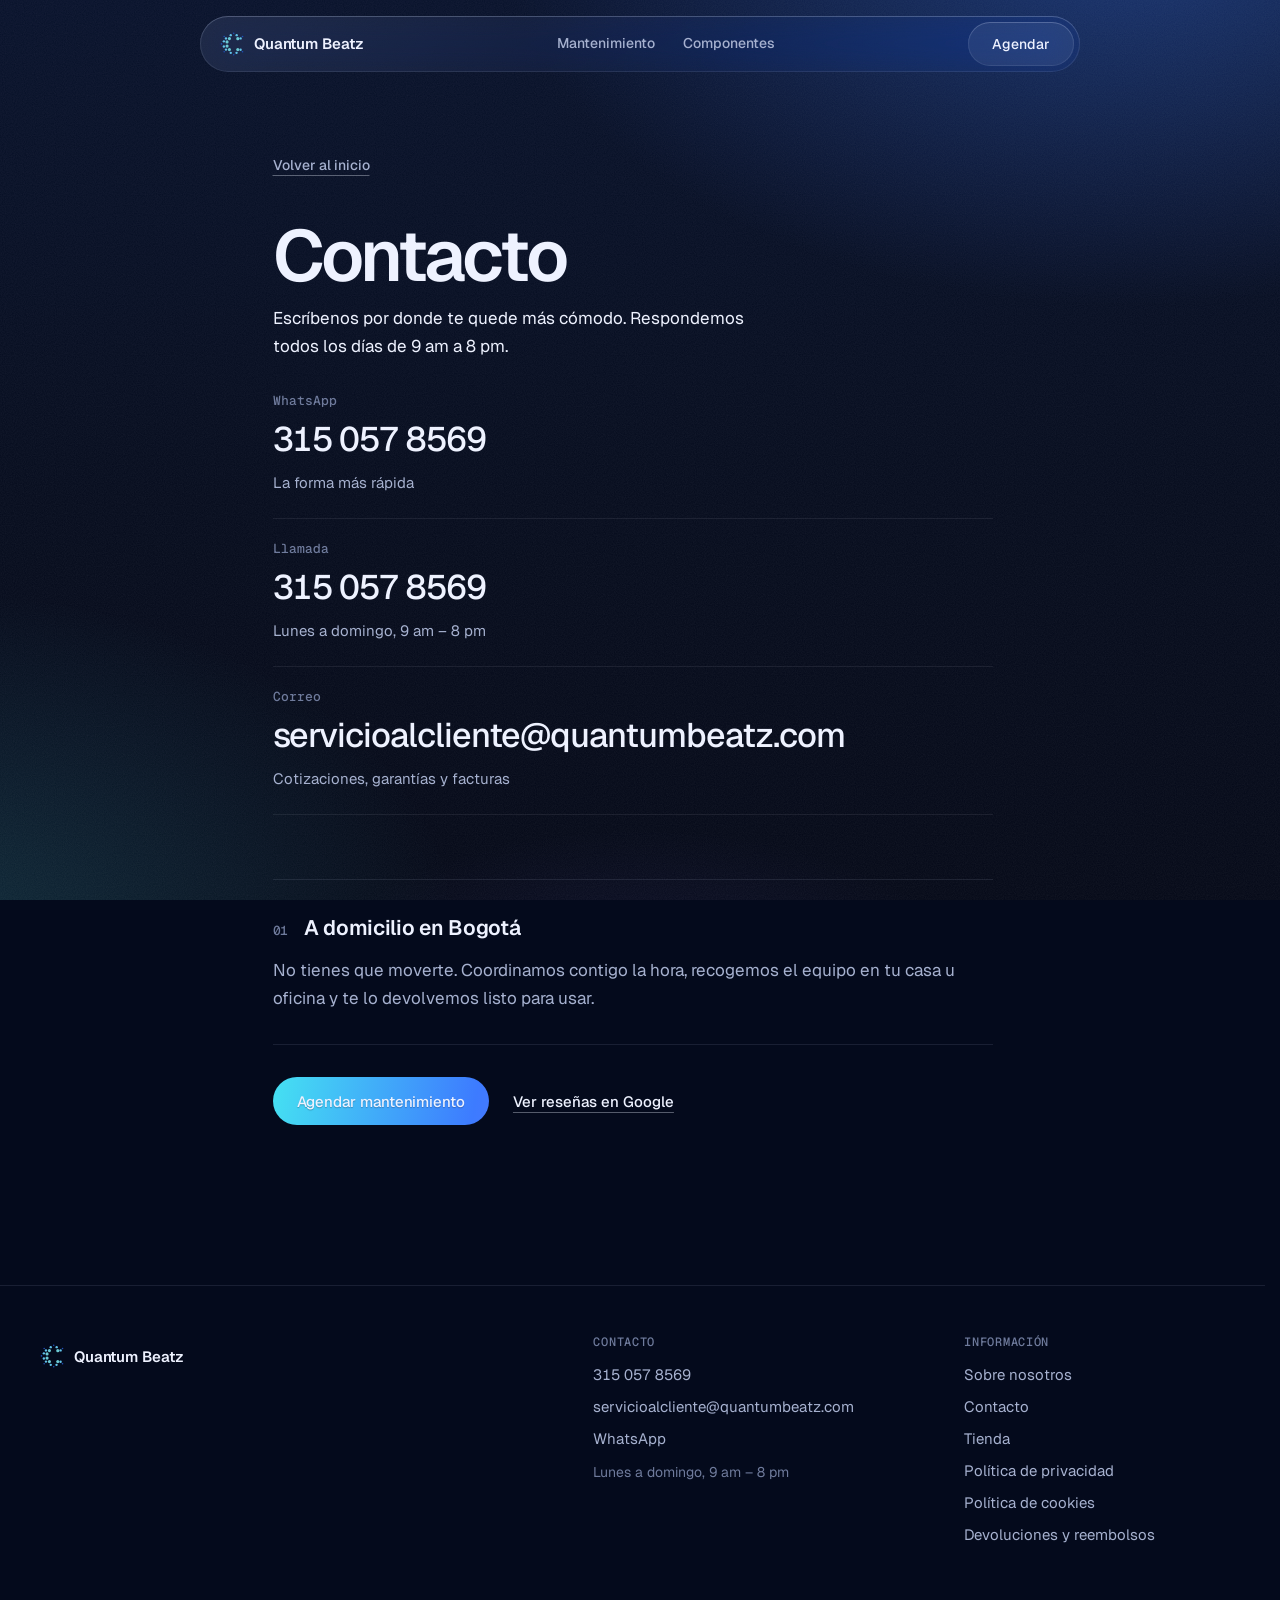
<file: contacto.html>
<!doctype html>
<html lang="es" class="sin-js">
<head>
  <meta charset="utf-8">
  <meta name="viewport" content="width=device-width, initial-scale=1, viewport-fit=cover">
  <title>Contacto · Quantum Beatz</title>
  <link rel="icon" type="image/svg+xml" href="img/logo-marca.svg">
  <meta name="theme-color" content="#040A1C">
  <link rel="preconnect" href="https://fonts.googleapis.com">
  <link rel="preconnect" href="https://fonts.gstatic.com" crossorigin>
  <link rel="stylesheet" href="https://fonts.googleapis.com/css2?family=Geist:wght@400;500;600&family=Geist+Mono:wght@400;500&display=swap">
  <link rel="stylesheet" href="css/tokens.css">
  <link rel="stylesheet" href="css/tacto.css">
  <link rel="stylesheet" href="css/main.css">
  <link rel="stylesheet" href="css/legal.css">
</head>
<body>
  <div class="cielo" aria-hidden="true"></div>
  <header class="barra">
    <nav class="barra__pildora vidrio" aria-label="Principal">
      <a class="marca-qb" href="index.html" aria-label="Quantum Beatz, inicio"><svg class="marca-qb__logo" viewBox="90 340 300 307" width="24" height="24" aria-hidden="true"><circle cx="262" cy="355" r="10" fill="#2150B8"/><circle cx="140" cy="397" r="10" fill="#2150B8"/><circle cx="375" cy="397" r="10" fill="#2150B8"/><circle cx="105" cy="492" r="10" fill="#2150B8"/><circle cx="140" cy="593" r="10" fill="#2150B8"/><circle cx="375" cy="593" r="10" fill="#2150B8"/><circle cx="262" cy="632" r="10" fill="#2150B8"/><circle cx="224" cy="380" r="15" fill="#62C3EA"/><circle cx="300" cy="380" r="15" fill="#62C3EA"/><circle cx="163" cy="422" r="15" fill="#62C3EA"/><circle cx="350" cy="422" r="15" fill="#62C3EA"/><circle cx="136" cy="459" r="15" fill="#62C3EA"/><circle cx="136" cy="525" r="15" fill="#62C3EA"/><circle cx="163" cy="565" r="15" fill="#62C3EA"/><circle cx="350" cy="567" r="15" fill="#62C3EA"/><circle cx="224" cy="607" r="15" fill="#62C3EA"/><circle cx="298" cy="607" r="15" fill="#62C3EA"/><circle cx="207" cy="424" r="20" fill="#6CCAD3"/><circle cx="314" cy="425" r="20" fill="#6CCAD3"/><circle cx="177" cy="467" r="20" fill="#6CCAD3"/><circle cx="177" cy="520" r="20" fill="#6CCAD3"/><circle cx="207" cy="565" r="20" fill="#6CCAD3"/><circle cx="314" cy="565" r="20" fill="#6CCAD3"/></svg><span>Quantum Beatz</span></a>
      <div class="barra__enlaces">
        <a href="index.html#servicio">Mantenimiento</a>
        <a href="index.html#componentes">Componentes</a>
      </div>
      <a class="boton boton--cristal boton--barra-escritorio" href="index.html#agendar" data-pulsable>Agendar</a>
    </nav>
  </header>
  <main class="legal">
    <a class="enlace legal__volver" href="index.html">Volver al inicio</a>
    <h1 class="legal__titulo">Contacto</h1>
    <p class="legal__entrada">Escríbenos por donde te quede más cómodo. Respondemos todos los días de 9 am a 8 pm.</p>
    <ul class="canales">
      <li><a class="canal" href="https://wa.me/573150578569" target="_blank" rel="noopener" data-pulsable>
        <span class="canal__nombre">WhatsApp</span><span class="canal__dato">315 057 8569</span><span class="canal__nota">La forma más rápida</span></a></li>
      <li><a class="canal" href="tel:+573150578569" data-pulsable>
        <span class="canal__nombre">Llamada</span><span class="canal__dato">315 057 8569</span><span class="canal__nota">Lunes a domingo, 9 am – 8 pm</span></a></li>
      <li><a class="canal canal--largo" href="mailto:servicioalcliente@quantumbeatz.com" data-pulsable>
        <span class="canal__nombre">Correo</span><span class="canal__dato">servicioalcliente@quantumbeatz.com</span><span class="canal__nota">Cotizaciones, garantías y facturas</span></a></li>
    </ul>
    <section class="legal__seccion">
      <h2><span>01</span>A domicilio en Bogotá</h2>
      <p>No tienes que moverte. Coordinamos contigo la hora, recogemos el equipo en tu casa u oficina y te lo devolvemos listo para usar.</p>
    </section>
    <div class="legal__cierre">
      <a class="boton boton--degradado" href="index.html#agendar" data-pulsable>Agendar mantenimiento</a>
      <a class="enlace" href="https://g.page/r/Cc6NsL9n2jDMEAE/review" target="_blank" rel="noopener">Ver reseñas en Google</a>
    </div>
  </main>
  <footer class="pie">
    <div class="pie__lema">
      <a class="marca-qb" href="index.html"><svg class="marca-qb__logo" viewBox="90 340 300 307" width="24" height="24" aria-hidden="true"><circle cx="262" cy="355" r="10" fill="#2150B8"/><circle cx="140" cy="397" r="10" fill="#2150B8"/><circle cx="375" cy="397" r="10" fill="#2150B8"/><circle cx="105" cy="492" r="10" fill="#2150B8"/><circle cx="140" cy="593" r="10" fill="#2150B8"/><circle cx="375" cy="593" r="10" fill="#2150B8"/><circle cx="262" cy="632" r="10" fill="#2150B8"/><circle cx="224" cy="380" r="15" fill="#62C3EA"/><circle cx="300" cy="380" r="15" fill="#62C3EA"/><circle cx="163" cy="422" r="15" fill="#62C3EA"/><circle cx="350" cy="422" r="15" fill="#62C3EA"/><circle cx="136" cy="459" r="15" fill="#62C3EA"/><circle cx="136" cy="525" r="15" fill="#62C3EA"/><circle cx="163" cy="565" r="15" fill="#62C3EA"/><circle cx="350" cy="567" r="15" fill="#62C3EA"/><circle cx="224" cy="607" r="15" fill="#62C3EA"/><circle cx="298" cy="607" r="15" fill="#62C3EA"/><circle cx="207" cy="424" r="20" fill="#6CCAD3"/><circle cx="314" cy="425" r="20" fill="#6CCAD3"/><circle cx="177" cy="467" r="20" fill="#6CCAD3"/><circle cx="177" cy="520" r="20" fill="#6CCAD3"/><circle cx="207" cy="565" r="20" fill="#6CCAD3"/><circle cx="314" cy="565" r="20" fill="#6CCAD3"/></svg><span>Quantum Beatz</span></a>
    </div>
    <div class="pie__columna">
      <h2 class="etiqueta">Contacto</h2>
      <a href="tel:+573150578569">315 057 8569</a>
      <a href="mailto:servicioalcliente@quantumbeatz.com">servicioalcliente@quantumbeatz.com</a>
      <a href="https://wa.me/573150578569" target="_blank" rel="noopener">WhatsApp</a>
      <p class="tono-3">Lunes a domingo, 9 am – 8 pm</p>
    </div>
    <div class="pie__columna">
      <h2 class="etiqueta">Información</h2>
      <a href="nosotros.html">Sobre nosotros</a>
      <a href="contacto.html">Contacto</a>
      <a href="https://quantumbeatz.com/tienda/">Tienda</a>
      <a href="privacidad.html">Política de privacidad</a>
      <a href="cookies.html">Política de cookies</a>
      <a href="devoluciones.html">Devoluciones y reembolsos</a>
    </div>
  </footer>
  <script src="js/tacto.js"></script>
</body>
</html>
</file>
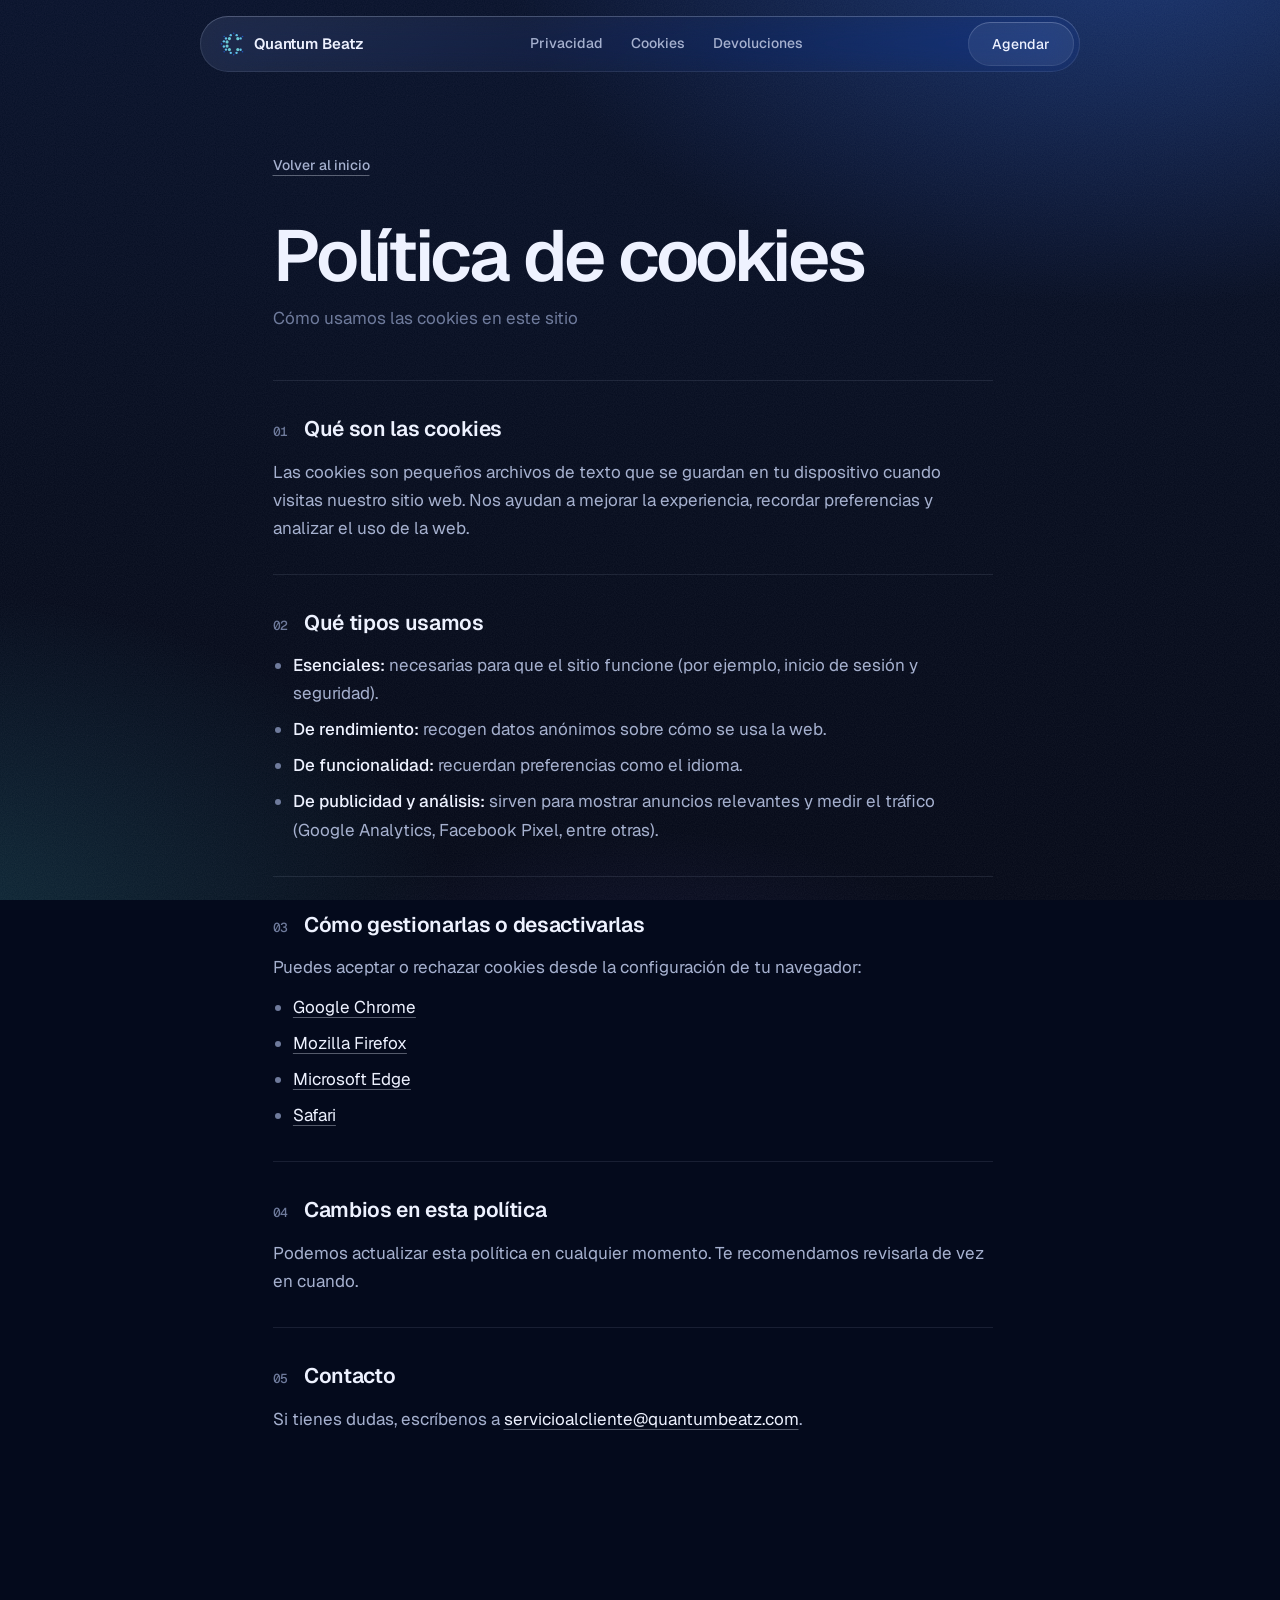
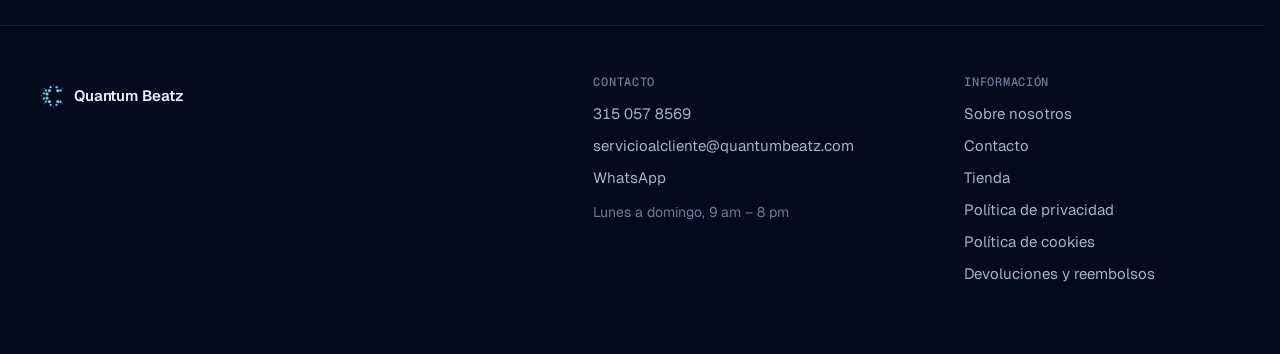
<file: cookies.html>
<!doctype html>
<html lang="es" class="sin-js">
<head>
  <meta charset="utf-8">
  <meta name="viewport" content="width=device-width, initial-scale=1, viewport-fit=cover">
  <title>Política de cookies · Quantum Beatz</title>
  <link rel="icon" type="image/svg+xml" href="img/logo-marca.svg">
  <meta name="theme-color" content="#040A1C">
  <link rel="preconnect" href="https://fonts.googleapis.com">
  <link rel="preconnect" href="https://fonts.gstatic.com" crossorigin>
  <link rel="stylesheet" href="https://fonts.googleapis.com/css2?family=Geist:wght@400;500;600&family=Geist+Mono:wght@400;500&display=swap">
  <link rel="stylesheet" href="css/tokens.css">
  <link rel="stylesheet" href="css/tacto.css">
  <link rel="stylesheet" href="css/main.css">
  <link rel="stylesheet" href="css/legal.css">
</head>
<body>
  <div class="cielo" aria-hidden="true"></div>
  <header class="barra">
    <nav class="barra__pildora vidrio" aria-label="Principal">
      <a class="marca-qb" href="index.html" aria-label="Quantum Beatz, inicio"><svg class="marca-qb__logo" viewBox="90 340 300 307" width="24" height="24" aria-hidden="true"><circle cx="262" cy="355" r="10" fill="#2150B8"/><circle cx="140" cy="397" r="10" fill="#2150B8"/><circle cx="375" cy="397" r="10" fill="#2150B8"/><circle cx="105" cy="492" r="10" fill="#2150B8"/><circle cx="140" cy="593" r="10" fill="#2150B8"/><circle cx="375" cy="593" r="10" fill="#2150B8"/><circle cx="262" cy="632" r="10" fill="#2150B8"/><circle cx="224" cy="380" r="15" fill="#62C3EA"/><circle cx="300" cy="380" r="15" fill="#62C3EA"/><circle cx="163" cy="422" r="15" fill="#62C3EA"/><circle cx="350" cy="422" r="15" fill="#62C3EA"/><circle cx="136" cy="459" r="15" fill="#62C3EA"/><circle cx="136" cy="525" r="15" fill="#62C3EA"/><circle cx="163" cy="565" r="15" fill="#62C3EA"/><circle cx="350" cy="567" r="15" fill="#62C3EA"/><circle cx="224" cy="607" r="15" fill="#62C3EA"/><circle cx="298" cy="607" r="15" fill="#62C3EA"/><circle cx="207" cy="424" r="20" fill="#6CCAD3"/><circle cx="314" cy="425" r="20" fill="#6CCAD3"/><circle cx="177" cy="467" r="20" fill="#6CCAD3"/><circle cx="177" cy="520" r="20" fill="#6CCAD3"/><circle cx="207" cy="565" r="20" fill="#6CCAD3"/><circle cx="314" cy="565" r="20" fill="#6CCAD3"/></svg><span>Quantum Beatz</span></a>
      <div class="barra__enlaces">
        <a href="privacidad.html">Privacidad</a>
        <a href="cookies.html">Cookies</a>
        <a href="devoluciones.html">Devoluciones</a>
      </div>
      <a class="boton boton--cristal boton--barra-escritorio" href="index.html#agendar" data-pulsable>Agendar</a>
    </nav>
  </header>
  <main class="legal">
    <a class="enlace legal__volver" href="index.html">Volver al inicio</a>
    <h1 class="legal__titulo">Política de cookies</h1>
    <p class="legal__fecha">Cómo usamos las cookies en este sitio</p>
    <section class="legal__seccion">
      <h2><span>01</span>Qué son las cookies</h2>
      <p>Las cookies son pequeños archivos de texto que se guardan en tu dispositivo cuando visitas nuestro sitio web. Nos ayudan a mejorar la experiencia, recordar preferencias y analizar el uso de la web.</p>
    </section>
    <section class="legal__seccion">
      <h2><span>02</span>Qué tipos usamos</h2>
      <ul>
        <li><strong>Esenciales:</strong> necesarias para que el sitio funcione (por ejemplo, inicio de sesión y seguridad).</li>
        <li><strong>De rendimiento:</strong> recogen datos anónimos sobre cómo se usa la web.</li>
        <li><strong>De funcionalidad:</strong> recuerdan preferencias como el idioma.</li>
        <li><strong>De publicidad y análisis:</strong> sirven para mostrar anuncios relevantes y medir el tráfico (Google Analytics, Facebook Pixel, entre otras).</li>
      </ul>
    </section>
    <section class="legal__seccion">
      <h2><span>03</span>Cómo gestionarlas o desactivarlas</h2>
      <p>Puedes aceptar o rechazar cookies desde la configuración de tu navegador:</p>
      <ul>
        <li><a href="https://support.google.com/chrome/answer/95647" target="_blank" rel="noopener">Google Chrome</a></li>
        <li><a href="https://support.mozilla.org/es/kb/habilitar-y-deshabilitar-cookies-sitios-web-rastrear-preferencias" target="_blank" rel="noopener">Mozilla Firefox</a></li>
        <li><a href="https://support.microsoft.com/es-es/microsoft-edge/eliminar-las-cookies-en-microsoft-edge-63947406-40ac-c3b8-57b9-2a946a29ae09" target="_blank" rel="noopener">Microsoft Edge</a></li>
        <li><a href="https://support.apple.com/es-es/guide/safari/sfri11471/mac" target="_blank" rel="noopener">Safari</a></li>
      </ul>
    </section>
    <section class="legal__seccion">
      <h2><span>04</span>Cambios en esta política</h2>
      <p>Podemos actualizar esta política en cualquier momento. Te recomendamos revisarla de vez en cuando.</p>
    </section>
    <section class="legal__seccion">
      <h2><span>05</span>Contacto</h2>
      <p>Si tienes dudas, escríbenos a <a href="mailto:servicioalcliente@quantumbeatz.com">servicioalcliente@quantumbeatz.com</a>.</p>
    </section>
  </main>
  <footer class="pie">
    <div class="pie__lema">
      <a class="marca-qb" href="index.html"><svg class="marca-qb__logo" viewBox="90 340 300 307" width="24" height="24" aria-hidden="true"><circle cx="262" cy="355" r="10" fill="#2150B8"/><circle cx="140" cy="397" r="10" fill="#2150B8"/><circle cx="375" cy="397" r="10" fill="#2150B8"/><circle cx="105" cy="492" r="10" fill="#2150B8"/><circle cx="140" cy="593" r="10" fill="#2150B8"/><circle cx="375" cy="593" r="10" fill="#2150B8"/><circle cx="262" cy="632" r="10" fill="#2150B8"/><circle cx="224" cy="380" r="15" fill="#62C3EA"/><circle cx="300" cy="380" r="15" fill="#62C3EA"/><circle cx="163" cy="422" r="15" fill="#62C3EA"/><circle cx="350" cy="422" r="15" fill="#62C3EA"/><circle cx="136" cy="459" r="15" fill="#62C3EA"/><circle cx="136" cy="525" r="15" fill="#62C3EA"/><circle cx="163" cy="565" r="15" fill="#62C3EA"/><circle cx="350" cy="567" r="15" fill="#62C3EA"/><circle cx="224" cy="607" r="15" fill="#62C3EA"/><circle cx="298" cy="607" r="15" fill="#62C3EA"/><circle cx="207" cy="424" r="20" fill="#6CCAD3"/><circle cx="314" cy="425" r="20" fill="#6CCAD3"/><circle cx="177" cy="467" r="20" fill="#6CCAD3"/><circle cx="177" cy="520" r="20" fill="#6CCAD3"/><circle cx="207" cy="565" r="20" fill="#6CCAD3"/><circle cx="314" cy="565" r="20" fill="#6CCAD3"/></svg><span>Quantum Beatz</span></a>
    </div>
    <div class="pie__columna">
      <h2 class="etiqueta">Contacto</h2>
      <a href="tel:+573150578569">315 057 8569</a>
      <a href="mailto:servicioalcliente@quantumbeatz.com">servicioalcliente@quantumbeatz.com</a>
      <a href="https://wa.me/573150578569" target="_blank" rel="noopener">WhatsApp</a>
      <p class="tono-3">Lunes a domingo, 9 am – 8 pm</p>
    </div>
    <div class="pie__columna">
      <h2 class="etiqueta">Información</h2>
      <a href="nosotros.html">Sobre nosotros</a>
      <a href="contacto.html">Contacto</a>
      <a href="https://quantumbeatz.com/tienda/">Tienda</a>
      <a href="privacidad.html">Política de privacidad</a>
      <a href="cookies.html">Política de cookies</a>
      <a href="devoluciones.html">Devoluciones y reembolsos</a>
    </div>
  </footer>
  <script src="js/tacto.js"></script>
</body>
</html>
</file>
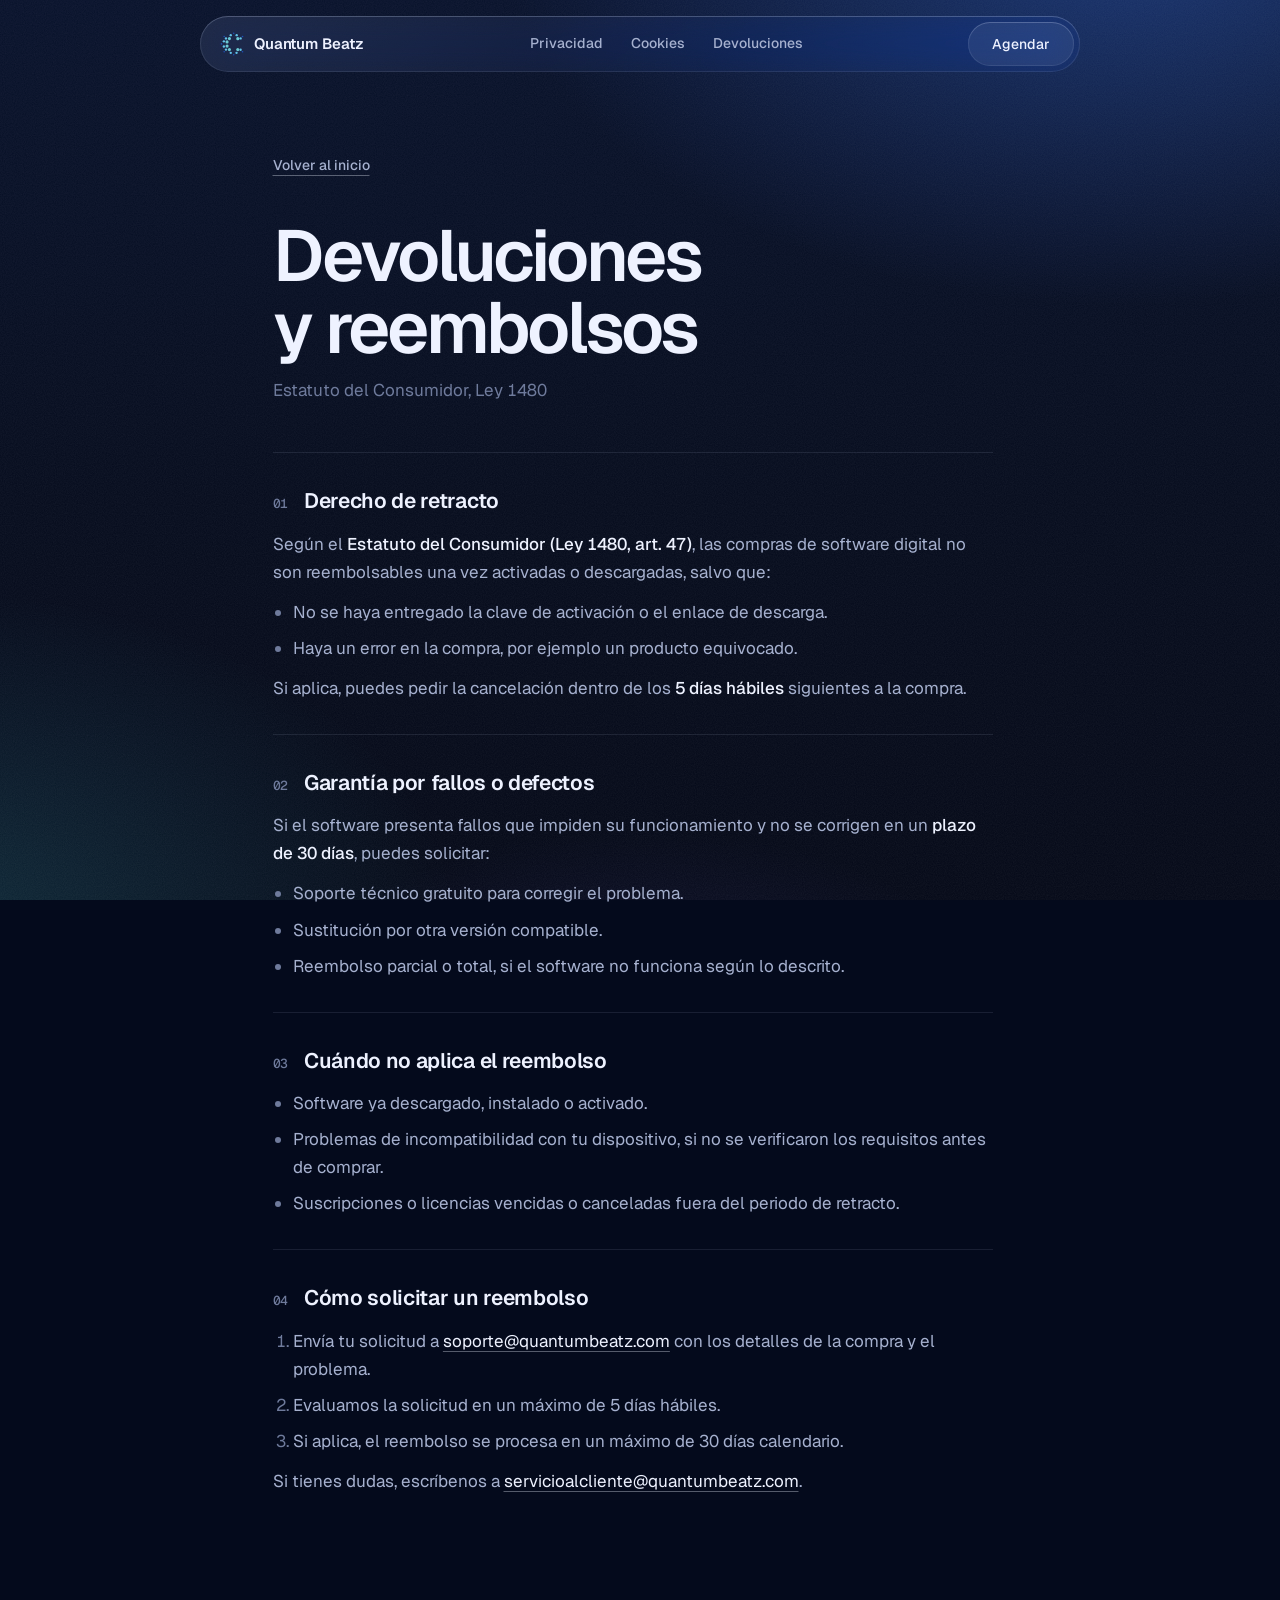
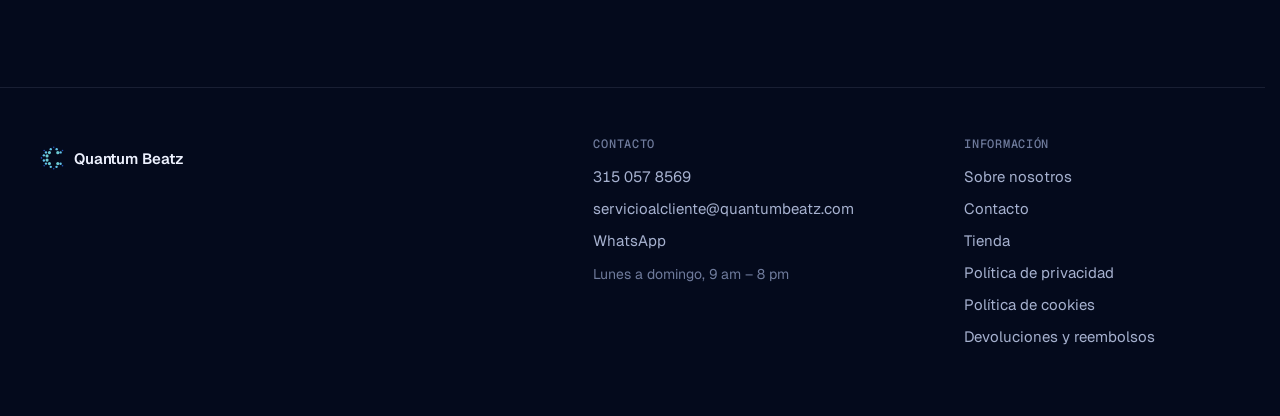
<file: devoluciones.html>
<!doctype html>
<html lang="es" class="sin-js">
<head>
  <meta charset="utf-8">
  <meta name="viewport" content="width=device-width, initial-scale=1, viewport-fit=cover">
  <title>Devoluciones y reembolsos · Quantum Beatz</title>
  <link rel="icon" type="image/svg+xml" href="img/logo-marca.svg">
  <meta name="theme-color" content="#040A1C">
  <link rel="preconnect" href="https://fonts.googleapis.com">
  <link rel="preconnect" href="https://fonts.gstatic.com" crossorigin>
  <link rel="stylesheet" href="https://fonts.googleapis.com/css2?family=Geist:wght@400;500;600&family=Geist+Mono:wght@400;500&display=swap">
  <link rel="stylesheet" href="css/tokens.css">
  <link rel="stylesheet" href="css/tacto.css">
  <link rel="stylesheet" href="css/main.css">
  <link rel="stylesheet" href="css/legal.css">
</head>
<body>
  <div class="cielo" aria-hidden="true"></div>
  <header class="barra">
    <nav class="barra__pildora vidrio" aria-label="Principal">
      <a class="marca-qb" href="index.html" aria-label="Quantum Beatz, inicio"><svg class="marca-qb__logo" viewBox="90 340 300 307" width="24" height="24" aria-hidden="true"><circle cx="262" cy="355" r="10" fill="#2150B8"/><circle cx="140" cy="397" r="10" fill="#2150B8"/><circle cx="375" cy="397" r="10" fill="#2150B8"/><circle cx="105" cy="492" r="10" fill="#2150B8"/><circle cx="140" cy="593" r="10" fill="#2150B8"/><circle cx="375" cy="593" r="10" fill="#2150B8"/><circle cx="262" cy="632" r="10" fill="#2150B8"/><circle cx="224" cy="380" r="15" fill="#62C3EA"/><circle cx="300" cy="380" r="15" fill="#62C3EA"/><circle cx="163" cy="422" r="15" fill="#62C3EA"/><circle cx="350" cy="422" r="15" fill="#62C3EA"/><circle cx="136" cy="459" r="15" fill="#62C3EA"/><circle cx="136" cy="525" r="15" fill="#62C3EA"/><circle cx="163" cy="565" r="15" fill="#62C3EA"/><circle cx="350" cy="567" r="15" fill="#62C3EA"/><circle cx="224" cy="607" r="15" fill="#62C3EA"/><circle cx="298" cy="607" r="15" fill="#62C3EA"/><circle cx="207" cy="424" r="20" fill="#6CCAD3"/><circle cx="314" cy="425" r="20" fill="#6CCAD3"/><circle cx="177" cy="467" r="20" fill="#6CCAD3"/><circle cx="177" cy="520" r="20" fill="#6CCAD3"/><circle cx="207" cy="565" r="20" fill="#6CCAD3"/><circle cx="314" cy="565" r="20" fill="#6CCAD3"/></svg><span>Quantum Beatz</span></a>
      <div class="barra__enlaces">
        <a href="privacidad.html">Privacidad</a>
        <a href="cookies.html">Cookies</a>
        <a href="devoluciones.html">Devoluciones</a>
      </div>
      <a class="boton boton--cristal boton--barra-escritorio" href="index.html#agendar" data-pulsable>Agendar</a>
    </nav>
  </header>
  <main class="legal">
    <a class="enlace legal__volver" href="index.html">Volver al inicio</a>
    <h1 class="legal__titulo">Devoluciones y reembolsos</h1>
    <p class="legal__fecha">Estatuto del Consumidor, Ley 1480</p>
    <section class="legal__seccion">
      <h2><span>01</span>Derecho de retracto</h2>
      <p>Según el <strong>Estatuto del Consumidor (Ley 1480, art. 47)</strong>, las compras de software digital no son reembolsables una vez activadas o descargadas, salvo que:</p>
      <ul>
        <li>No se haya entregado la clave de activación o el enlace de descarga.</li>
        <li>Haya un error en la compra, por ejemplo un producto equivocado.</li>
      </ul>
      <p>Si aplica, puedes pedir la cancelación dentro de los <strong>5 días hábiles</strong> siguientes a la compra.</p>
    </section>
    <section class="legal__seccion">
      <h2><span>02</span>Garantía por fallos o defectos</h2>
      <p>Si el software presenta fallos que impiden su funcionamiento y no se corrigen en un <strong>plazo de 30 días</strong>, puedes solicitar:</p>
      <ul>
        <li>Soporte técnico gratuito para corregir el problema.</li>
        <li>Sustitución por otra versión compatible.</li>
        <li>Reembolso parcial o total, si el software no funciona según lo descrito.</li>
      </ul>
    </section>
    <section class="legal__seccion">
      <h2><span>03</span>Cuándo no aplica el reembolso</h2>
      <ul>
        <li>Software ya descargado, instalado o activado.</li>
        <li>Problemas de incompatibilidad con tu dispositivo, si no se verificaron los requisitos antes de comprar.</li>
        <li>Suscripciones o licencias vencidas o canceladas fuera del periodo de retracto.</li>
      </ul>
    </section>
    <section class="legal__seccion">
      <h2><span>04</span>Cómo solicitar un reembolso</h2>
      <ol>
        <li>Envía tu solicitud a <a href="mailto:soporte@quantumbeatz.com">soporte@quantumbeatz.com</a> con los detalles de la compra y el problema.</li>
        <li>Evaluamos la solicitud en un máximo de 5 días hábiles.</li>
        <li>Si aplica, el reembolso se procesa en un máximo de 30 días calendario.</li>
      </ol>
      <p>Si tienes dudas, escríbenos a <a href="mailto:servicioalcliente@quantumbeatz.com">servicioalcliente@quantumbeatz.com</a>.</p>
    </section>
  </main>
  <footer class="pie">
    <div class="pie__lema">
      <a class="marca-qb" href="index.html"><svg class="marca-qb__logo" viewBox="90 340 300 307" width="24" height="24" aria-hidden="true"><circle cx="262" cy="355" r="10" fill="#2150B8"/><circle cx="140" cy="397" r="10" fill="#2150B8"/><circle cx="375" cy="397" r="10" fill="#2150B8"/><circle cx="105" cy="492" r="10" fill="#2150B8"/><circle cx="140" cy="593" r="10" fill="#2150B8"/><circle cx="375" cy="593" r="10" fill="#2150B8"/><circle cx="262" cy="632" r="10" fill="#2150B8"/><circle cx="224" cy="380" r="15" fill="#62C3EA"/><circle cx="300" cy="380" r="15" fill="#62C3EA"/><circle cx="163" cy="422" r="15" fill="#62C3EA"/><circle cx="350" cy="422" r="15" fill="#62C3EA"/><circle cx="136" cy="459" r="15" fill="#62C3EA"/><circle cx="136" cy="525" r="15" fill="#62C3EA"/><circle cx="163" cy="565" r="15" fill="#62C3EA"/><circle cx="350" cy="567" r="15" fill="#62C3EA"/><circle cx="224" cy="607" r="15" fill="#62C3EA"/><circle cx="298" cy="607" r="15" fill="#62C3EA"/><circle cx="207" cy="424" r="20" fill="#6CCAD3"/><circle cx="314" cy="425" r="20" fill="#6CCAD3"/><circle cx="177" cy="467" r="20" fill="#6CCAD3"/><circle cx="177" cy="520" r="20" fill="#6CCAD3"/><circle cx="207" cy="565" r="20" fill="#6CCAD3"/><circle cx="314" cy="565" r="20" fill="#6CCAD3"/></svg><span>Quantum Beatz</span></a>
    </div>
    <div class="pie__columna">
      <h2 class="etiqueta">Contacto</h2>
      <a href="tel:+573150578569">315 057 8569</a>
      <a href="mailto:servicioalcliente@quantumbeatz.com">servicioalcliente@quantumbeatz.com</a>
      <a href="https://wa.me/573150578569" target="_blank" rel="noopener">WhatsApp</a>
      <p class="tono-3">Lunes a domingo, 9 am – 8 pm</p>
    </div>
    <div class="pie__columna">
      <h2 class="etiqueta">Información</h2>
      <a href="nosotros.html">Sobre nosotros</a>
      <a href="contacto.html">Contacto</a>
      <a href="https://quantumbeatz.com/tienda/">Tienda</a>
      <a href="privacidad.html">Política de privacidad</a>
      <a href="cookies.html">Política de cookies</a>
      <a href="devoluciones.html">Devoluciones y reembolsos</a>
    </div>
  </footer>
  <script src="js/tacto.js"></script>
</body>
</html>
</file>
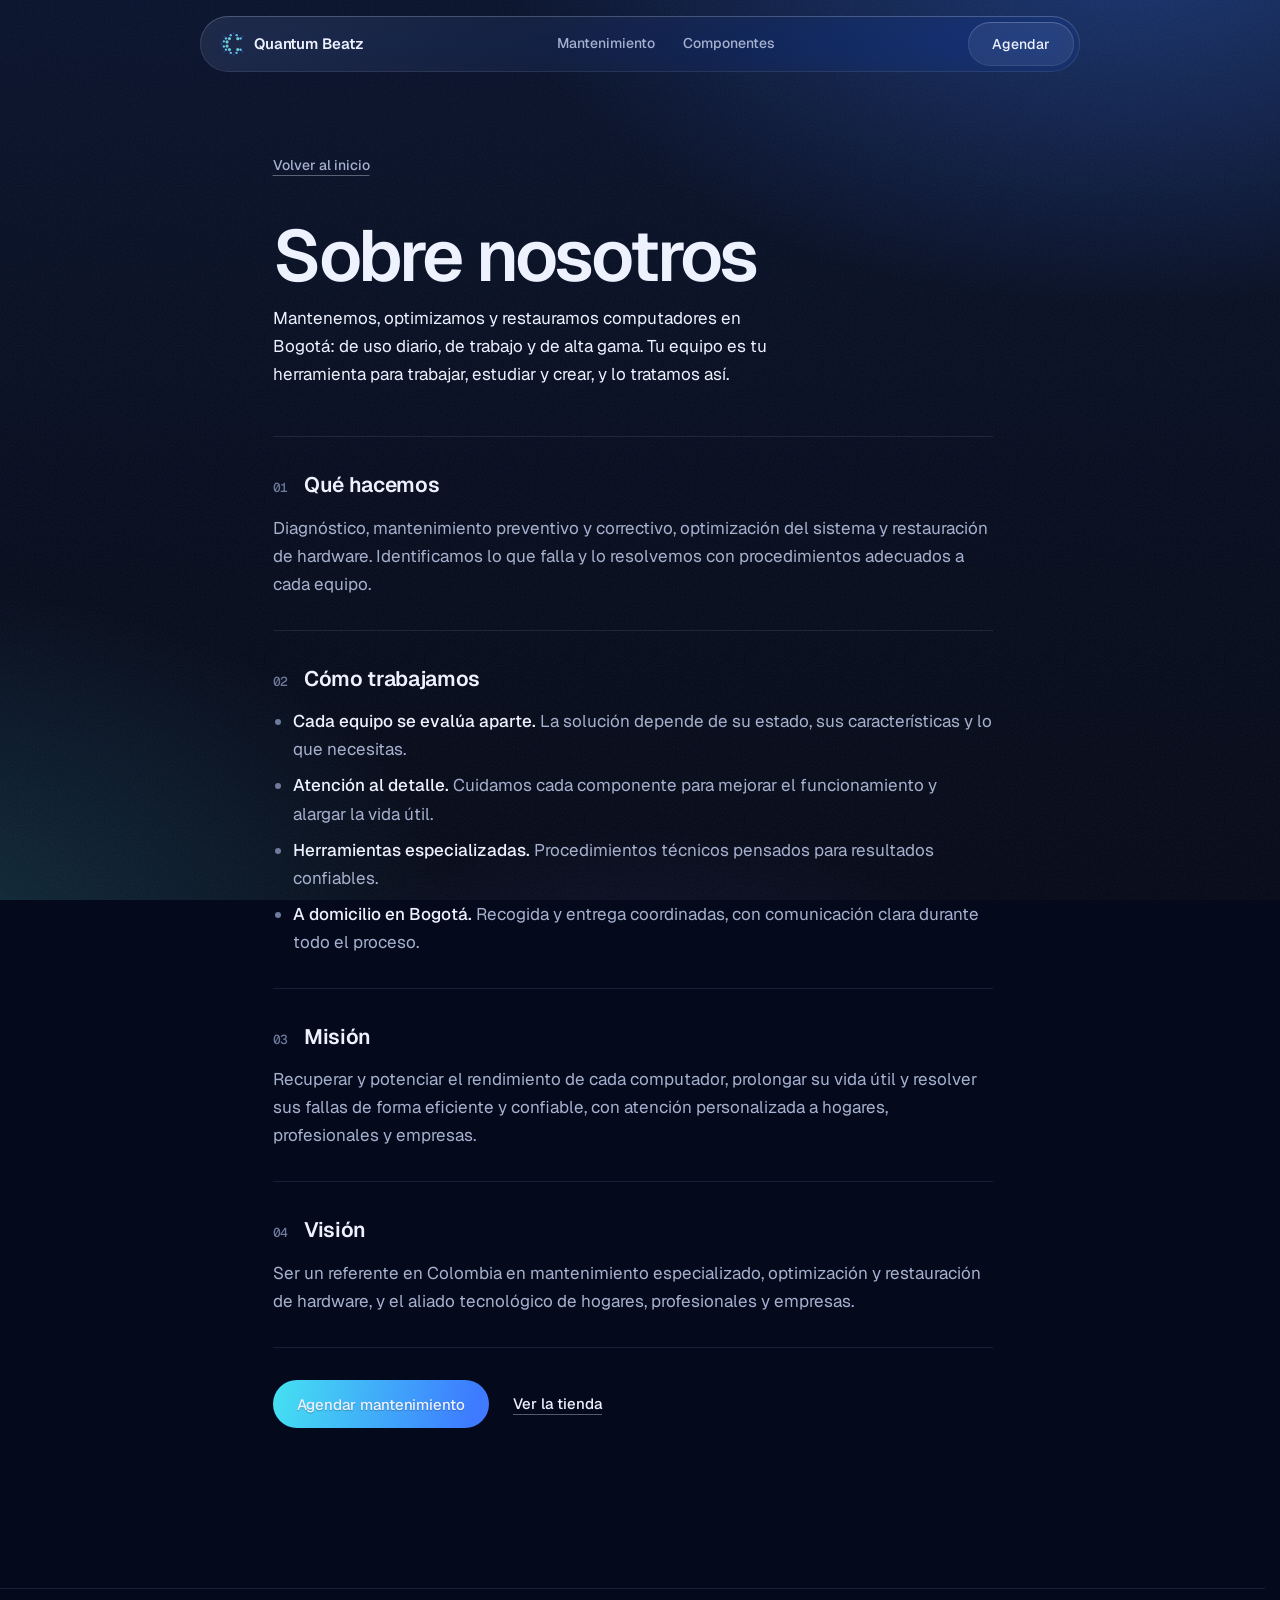
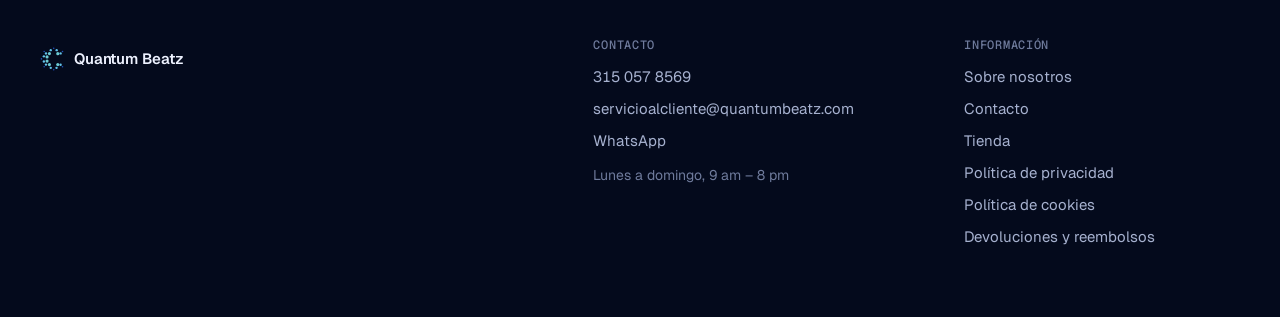
<file: nosotros.html>
<!doctype html>
<html lang="es" class="sin-js">
<head>
  <meta charset="utf-8">
  <meta name="viewport" content="width=device-width, initial-scale=1, viewport-fit=cover">
  <title>Sobre nosotros · Quantum Beatz</title>
  <link rel="icon" type="image/svg+xml" href="img/logo-marca.svg">
  <meta name="theme-color" content="#040A1C">
  <link rel="preconnect" href="https://fonts.googleapis.com">
  <link rel="preconnect" href="https://fonts.gstatic.com" crossorigin>
  <link rel="stylesheet" href="https://fonts.googleapis.com/css2?family=Geist:wght@400;500;600&family=Geist+Mono:wght@400;500&display=swap">
  <link rel="stylesheet" href="css/tokens.css">
  <link rel="stylesheet" href="css/tacto.css">
  <link rel="stylesheet" href="css/main.css">
  <link rel="stylesheet" href="css/legal.css">
</head>
<body>
  <div class="cielo" aria-hidden="true"></div>
  <header class="barra">
    <nav class="barra__pildora vidrio" aria-label="Principal">
      <a class="marca-qb" href="index.html" aria-label="Quantum Beatz, inicio"><svg class="marca-qb__logo" viewBox="90 340 300 307" width="24" height="24" aria-hidden="true"><circle cx="262" cy="355" r="10" fill="#2150B8"/><circle cx="140" cy="397" r="10" fill="#2150B8"/><circle cx="375" cy="397" r="10" fill="#2150B8"/><circle cx="105" cy="492" r="10" fill="#2150B8"/><circle cx="140" cy="593" r="10" fill="#2150B8"/><circle cx="375" cy="593" r="10" fill="#2150B8"/><circle cx="262" cy="632" r="10" fill="#2150B8"/><circle cx="224" cy="380" r="15" fill="#62C3EA"/><circle cx="300" cy="380" r="15" fill="#62C3EA"/><circle cx="163" cy="422" r="15" fill="#62C3EA"/><circle cx="350" cy="422" r="15" fill="#62C3EA"/><circle cx="136" cy="459" r="15" fill="#62C3EA"/><circle cx="136" cy="525" r="15" fill="#62C3EA"/><circle cx="163" cy="565" r="15" fill="#62C3EA"/><circle cx="350" cy="567" r="15" fill="#62C3EA"/><circle cx="224" cy="607" r="15" fill="#62C3EA"/><circle cx="298" cy="607" r="15" fill="#62C3EA"/><circle cx="207" cy="424" r="20" fill="#6CCAD3"/><circle cx="314" cy="425" r="20" fill="#6CCAD3"/><circle cx="177" cy="467" r="20" fill="#6CCAD3"/><circle cx="177" cy="520" r="20" fill="#6CCAD3"/><circle cx="207" cy="565" r="20" fill="#6CCAD3"/><circle cx="314" cy="565" r="20" fill="#6CCAD3"/></svg><span>Quantum Beatz</span></a>
      <div class="barra__enlaces">
        <a href="index.html#servicio">Mantenimiento</a>
        <a href="index.html#componentes">Componentes</a>
      </div>
      <a class="boton boton--cristal boton--barra-escritorio" href="index.html#agendar" data-pulsable>Agendar</a>
    </nav>
  </header>
  <main class="legal">
    <a class="enlace legal__volver" href="index.html">Volver al inicio</a>
    <h1 class="legal__titulo">Sobre nosotros</h1>
    <p class="legal__entrada">Mantenemos, optimizamos y restauramos computadores en Bogotá: de uso diario, de trabajo y de alta gama. Tu equipo es tu herramienta para trabajar, estudiar y crear, y lo tratamos así.</p>
    <section class="legal__seccion">
      <h2><span>01</span>Qué hacemos</h2>
      <p>Diagnóstico, mantenimiento preventivo y correctivo, optimización del sistema y restauración de hardware. Identificamos lo que falla y lo resolvemos con procedimientos adecuados a cada equipo.</p>
    </section>
    <section class="legal__seccion">
      <h2><span>02</span>Cómo trabajamos</h2>
      <ul>
        <li><strong>Cada equipo se evalúa aparte.</strong> La solución depende de su estado, sus características y lo que necesitas.</li>
        <li><strong>Atención al detalle.</strong> Cuidamos cada componente para mejorar el funcionamiento y alargar la vida útil.</li>
        <li><strong>Herramientas especializadas.</strong> Procedimientos técnicos pensados para resultados confiables.</li>
        <li><strong>A domicilio en Bogotá.</strong> Recogida y entrega coordinadas, con comunicación clara durante todo el proceso.</li>
      </ul>
    </section>
    <section class="legal__seccion">
      <h2><span>03</span>Misión</h2>
      <p>Recuperar y potenciar el rendimiento de cada computador, prolongar su vida útil y resolver sus fallas de forma eficiente y confiable, con atención personalizada a hogares, profesionales y empresas.</p>
    </section>
    <section class="legal__seccion">
      <h2><span>04</span>Visión</h2>
      <p>Ser un referente en Colombia en mantenimiento especializado, optimización y restauración de hardware, y el aliado tecnológico de hogares, profesionales y empresas.</p>
    </section>
    <div class="legal__cierre">
      <a class="boton boton--degradado" href="index.html#agendar" data-pulsable>Agendar mantenimiento</a>
      <a class="enlace" href="https://quantumbeatz.com/tienda/">Ver la tienda</a>
    </div>
  </main>
  <footer class="pie">
    <div class="pie__lema">
      <a class="marca-qb" href="index.html"><svg class="marca-qb__logo" viewBox="90 340 300 307" width="24" height="24" aria-hidden="true"><circle cx="262" cy="355" r="10" fill="#2150B8"/><circle cx="140" cy="397" r="10" fill="#2150B8"/><circle cx="375" cy="397" r="10" fill="#2150B8"/><circle cx="105" cy="492" r="10" fill="#2150B8"/><circle cx="140" cy="593" r="10" fill="#2150B8"/><circle cx="375" cy="593" r="10" fill="#2150B8"/><circle cx="262" cy="632" r="10" fill="#2150B8"/><circle cx="224" cy="380" r="15" fill="#62C3EA"/><circle cx="300" cy="380" r="15" fill="#62C3EA"/><circle cx="163" cy="422" r="15" fill="#62C3EA"/><circle cx="350" cy="422" r="15" fill="#62C3EA"/><circle cx="136" cy="459" r="15" fill="#62C3EA"/><circle cx="136" cy="525" r="15" fill="#62C3EA"/><circle cx="163" cy="565" r="15" fill="#62C3EA"/><circle cx="350" cy="567" r="15" fill="#62C3EA"/><circle cx="224" cy="607" r="15" fill="#62C3EA"/><circle cx="298" cy="607" r="15" fill="#62C3EA"/><circle cx="207" cy="424" r="20" fill="#6CCAD3"/><circle cx="314" cy="425" r="20" fill="#6CCAD3"/><circle cx="177" cy="467" r="20" fill="#6CCAD3"/><circle cx="177" cy="520" r="20" fill="#6CCAD3"/><circle cx="207" cy="565" r="20" fill="#6CCAD3"/><circle cx="314" cy="565" r="20" fill="#6CCAD3"/></svg><span>Quantum Beatz</span></a>
    </div>
    <div class="pie__columna">
      <h2 class="etiqueta">Contacto</h2>
      <a href="tel:+573150578569">315 057 8569</a>
      <a href="mailto:servicioalcliente@quantumbeatz.com">servicioalcliente@quantumbeatz.com</a>
      <a href="https://wa.me/573150578569" target="_blank" rel="noopener">WhatsApp</a>
      <p class="tono-3">Lunes a domingo, 9 am – 8 pm</p>
    </div>
    <div class="pie__columna">
      <h2 class="etiqueta">Información</h2>
      <a href="nosotros.html">Sobre nosotros</a>
      <a href="contacto.html">Contacto</a>
      <a href="https://quantumbeatz.com/tienda/">Tienda</a>
      <a href="privacidad.html">Política de privacidad</a>
      <a href="cookies.html">Política de cookies</a>
      <a href="devoluciones.html">Devoluciones y reembolsos</a>
    </div>
  </footer>
  <script src="js/tacto.js"></script>
</body>
</html>
</file>
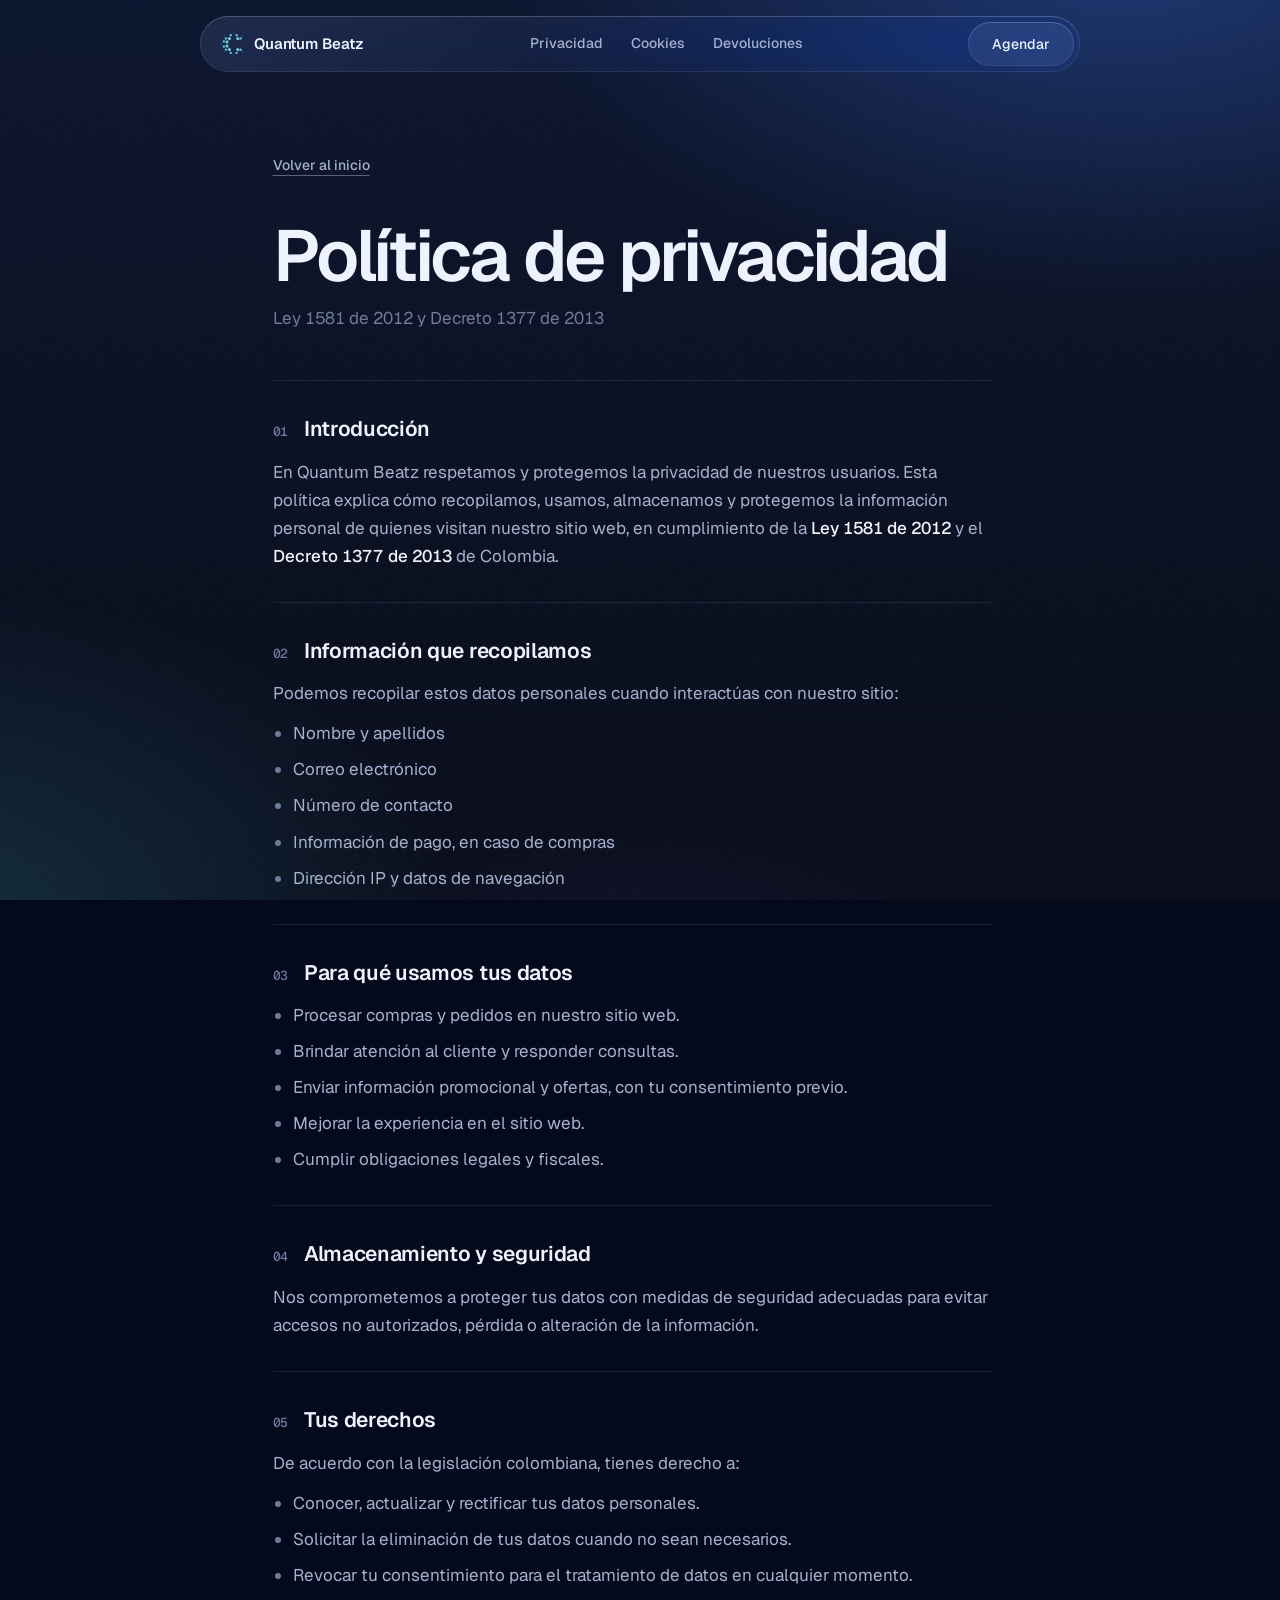
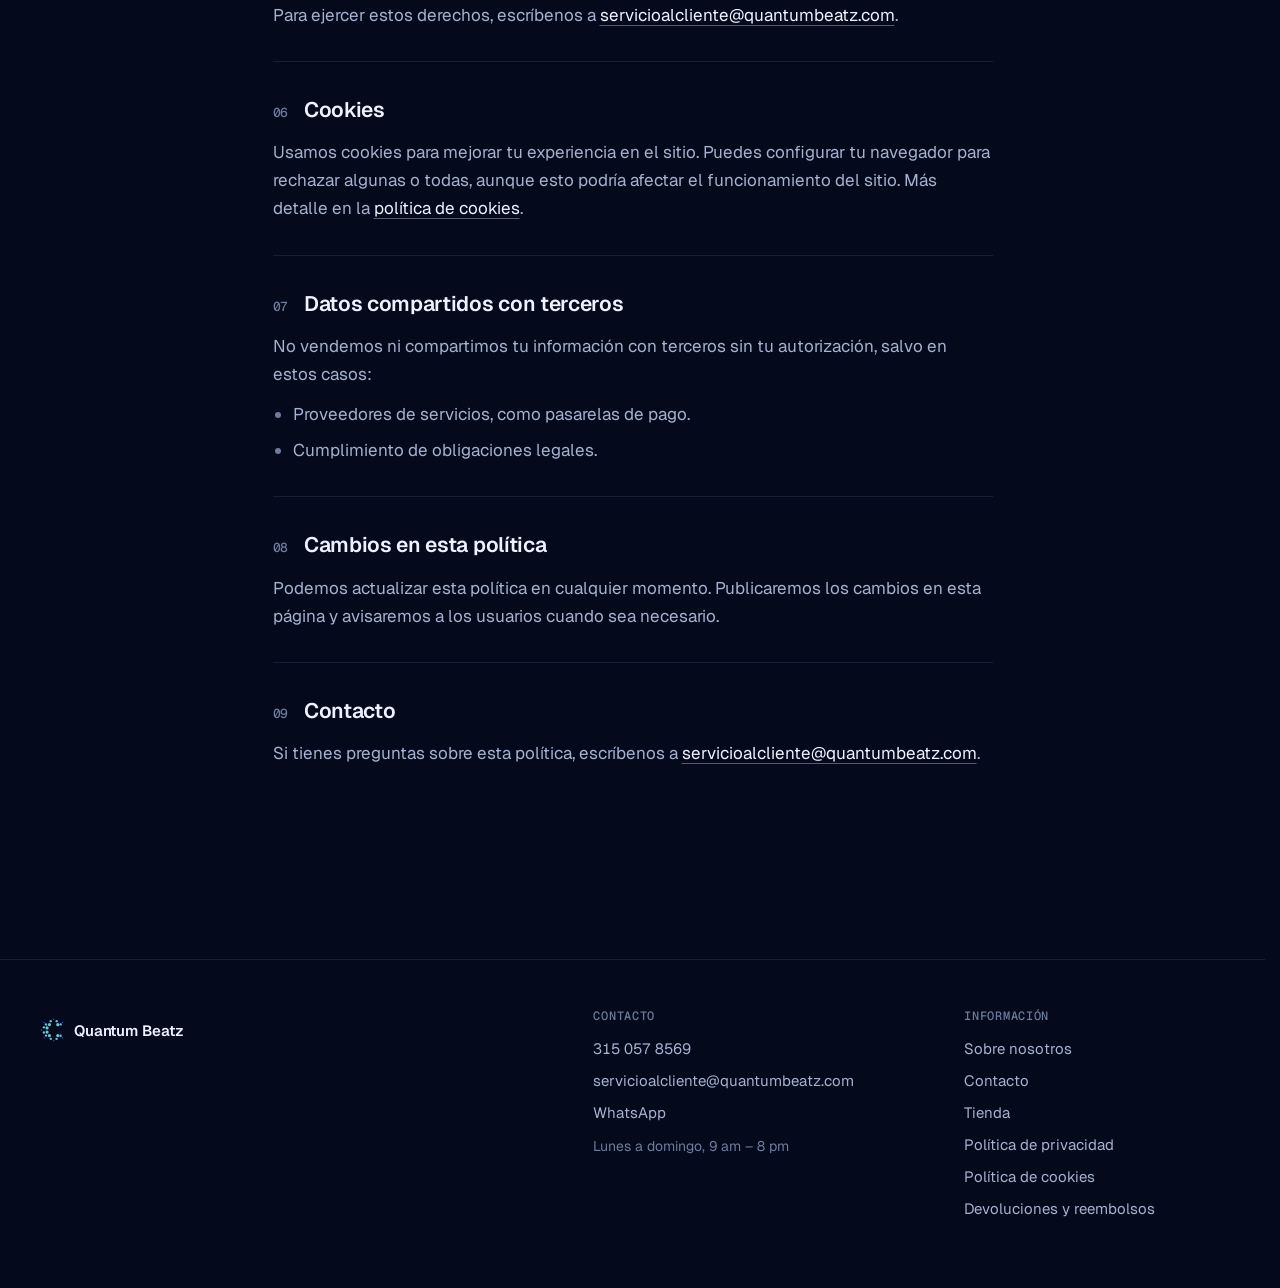
<file: privacidad.html>
<!doctype html>
<html lang="es" class="sin-js">
<head>
  <meta charset="utf-8">
  <meta name="viewport" content="width=device-width, initial-scale=1, viewport-fit=cover">
  <title>Política de privacidad · Quantum Beatz</title>
  <link rel="icon" type="image/svg+xml" href="img/logo-marca.svg">
  <meta name="theme-color" content="#040A1C">
  <link rel="preconnect" href="https://fonts.googleapis.com">
  <link rel="preconnect" href="https://fonts.gstatic.com" crossorigin>
  <link rel="stylesheet" href="https://fonts.googleapis.com/css2?family=Geist:wght@400;500;600&family=Geist+Mono:wght@400;500&display=swap">
  <link rel="stylesheet" href="css/tokens.css">
  <link rel="stylesheet" href="css/tacto.css">
  <link rel="stylesheet" href="css/main.css">
  <link rel="stylesheet" href="css/legal.css">
</head>
<body>
  <div class="cielo" aria-hidden="true"></div>
  <header class="barra">
    <nav class="barra__pildora vidrio" aria-label="Principal">
      <a class="marca-qb" href="index.html" aria-label="Quantum Beatz, inicio"><svg class="marca-qb__logo" viewBox="90 340 300 307" width="24" height="24" aria-hidden="true"><circle cx="262" cy="355" r="10" fill="#2150B8"/><circle cx="140" cy="397" r="10" fill="#2150B8"/><circle cx="375" cy="397" r="10" fill="#2150B8"/><circle cx="105" cy="492" r="10" fill="#2150B8"/><circle cx="140" cy="593" r="10" fill="#2150B8"/><circle cx="375" cy="593" r="10" fill="#2150B8"/><circle cx="262" cy="632" r="10" fill="#2150B8"/><circle cx="224" cy="380" r="15" fill="#62C3EA"/><circle cx="300" cy="380" r="15" fill="#62C3EA"/><circle cx="163" cy="422" r="15" fill="#62C3EA"/><circle cx="350" cy="422" r="15" fill="#62C3EA"/><circle cx="136" cy="459" r="15" fill="#62C3EA"/><circle cx="136" cy="525" r="15" fill="#62C3EA"/><circle cx="163" cy="565" r="15" fill="#62C3EA"/><circle cx="350" cy="567" r="15" fill="#62C3EA"/><circle cx="224" cy="607" r="15" fill="#62C3EA"/><circle cx="298" cy="607" r="15" fill="#62C3EA"/><circle cx="207" cy="424" r="20" fill="#6CCAD3"/><circle cx="314" cy="425" r="20" fill="#6CCAD3"/><circle cx="177" cy="467" r="20" fill="#6CCAD3"/><circle cx="177" cy="520" r="20" fill="#6CCAD3"/><circle cx="207" cy="565" r="20" fill="#6CCAD3"/><circle cx="314" cy="565" r="20" fill="#6CCAD3"/></svg><span>Quantum Beatz</span></a>
      <div class="barra__enlaces">
        <a href="privacidad.html">Privacidad</a>
        <a href="cookies.html">Cookies</a>
        <a href="devoluciones.html">Devoluciones</a>
      </div>
      <a class="boton boton--cristal boton--barra-escritorio" href="index.html#agendar" data-pulsable>Agendar</a>
    </nav>
  </header>
  <main class="legal">
    <a class="enlace legal__volver" href="index.html">Volver al inicio</a>
    <h1 class="legal__titulo">Política de privacidad</h1>
    <p class="legal__fecha">Ley 1581 de 2012 y Decreto 1377 de 2013</p>
    <section class="legal__seccion">
      <h2><span>01</span>Introducción</h2>
      <p>En Quantum Beatz respetamos y protegemos la privacidad de nuestros usuarios. Esta política explica cómo recopilamos, usamos, almacenamos y protegemos la información personal de quienes visitan nuestro sitio web, en cumplimiento de la <strong>Ley 1581 de 2012</strong> y el <strong>Decreto 1377 de 2013</strong> de Colombia.</p>
    </section>
    <section class="legal__seccion">
      <h2><span>02</span>Información que recopilamos</h2>
      <p>Podemos recopilar estos datos personales cuando interactúas con nuestro sitio:</p>
      <ul>
        <li>Nombre y apellidos</li>
        <li>Correo electrónico</li>
        <li>Número de contacto</li>
        <li>Información de pago, en caso de compras</li>
        <li>Dirección IP y datos de navegación</li>
      </ul>
    </section>
    <section class="legal__seccion">
      <h2><span>03</span>Para qué usamos tus datos</h2>
      <ul>
        <li>Procesar compras y pedidos en nuestro sitio web.</li>
        <li>Brindar atención al cliente y responder consultas.</li>
        <li>Enviar información promocional y ofertas, con tu consentimiento previo.</li>
        <li>Mejorar la experiencia en el sitio web.</li>
        <li>Cumplir obligaciones legales y fiscales.</li>
      </ul>
    </section>
    <section class="legal__seccion">
      <h2><span>04</span>Almacenamiento y seguridad</h2>
      <p>Nos comprometemos a proteger tus datos con medidas de seguridad adecuadas para evitar accesos no autorizados, pérdida o alteración de la información.</p>
    </section>
    <section class="legal__seccion">
      <h2><span>05</span>Tus derechos</h2>
      <p>De acuerdo con la legislación colombiana, tienes derecho a:</p>
      <ul>
        <li>Conocer, actualizar y rectificar tus datos personales.</li>
        <li>Solicitar la eliminación de tus datos cuando no sean necesarios.</li>
        <li>Revocar tu consentimiento para el tratamiento de datos en cualquier momento.</li>
      </ul>
      <p>Para ejercer estos derechos, escríbenos a <a href="mailto:servicioalcliente@quantumbeatz.com">servicioalcliente@quantumbeatz.com</a>.</p>
    </section>
    <section class="legal__seccion">
      <h2><span>06</span>Cookies</h2>
      <p>Usamos cookies para mejorar tu experiencia en el sitio. Puedes configurar tu navegador para rechazar algunas o todas, aunque esto podría afectar el funcionamiento del sitio. Más detalle en la <a href="cookies.html">política de cookies</a>.</p>
    </section>
    <section class="legal__seccion">
      <h2><span>07</span>Datos compartidos con terceros</h2>
      <p>No vendemos ni compartimos tu información con terceros sin tu autorización, salvo en estos casos:</p>
      <ul>
        <li>Proveedores de servicios, como pasarelas de pago.</li>
        <li>Cumplimiento de obligaciones legales.</li>
      </ul>
    </section>
    <section class="legal__seccion">
      <h2><span>08</span>Cambios en esta política</h2>
      <p>Podemos actualizar esta política en cualquier momento. Publicaremos los cambios en esta página y avisaremos a los usuarios cuando sea necesario.</p>
    </section>
    <section class="legal__seccion">
      <h2><span>09</span>Contacto</h2>
      <p>Si tienes preguntas sobre esta política, escríbenos a <a href="mailto:servicioalcliente@quantumbeatz.com">servicioalcliente@quantumbeatz.com</a>.</p>
    </section>
  </main>
  <footer class="pie">
    <div class="pie__lema">
      <a class="marca-qb" href="index.html"><svg class="marca-qb__logo" viewBox="90 340 300 307" width="24" height="24" aria-hidden="true"><circle cx="262" cy="355" r="10" fill="#2150B8"/><circle cx="140" cy="397" r="10" fill="#2150B8"/><circle cx="375" cy="397" r="10" fill="#2150B8"/><circle cx="105" cy="492" r="10" fill="#2150B8"/><circle cx="140" cy="593" r="10" fill="#2150B8"/><circle cx="375" cy="593" r="10" fill="#2150B8"/><circle cx="262" cy="632" r="10" fill="#2150B8"/><circle cx="224" cy="380" r="15" fill="#62C3EA"/><circle cx="300" cy="380" r="15" fill="#62C3EA"/><circle cx="163" cy="422" r="15" fill="#62C3EA"/><circle cx="350" cy="422" r="15" fill="#62C3EA"/><circle cx="136" cy="459" r="15" fill="#62C3EA"/><circle cx="136" cy="525" r="15" fill="#62C3EA"/><circle cx="163" cy="565" r="15" fill="#62C3EA"/><circle cx="350" cy="567" r="15" fill="#62C3EA"/><circle cx="224" cy="607" r="15" fill="#62C3EA"/><circle cx="298" cy="607" r="15" fill="#62C3EA"/><circle cx="207" cy="424" r="20" fill="#6CCAD3"/><circle cx="314" cy="425" r="20" fill="#6CCAD3"/><circle cx="177" cy="467" r="20" fill="#6CCAD3"/><circle cx="177" cy="520" r="20" fill="#6CCAD3"/><circle cx="207" cy="565" r="20" fill="#6CCAD3"/><circle cx="314" cy="565" r="20" fill="#6CCAD3"/></svg><span>Quantum Beatz</span></a>
    </div>
    <div class="pie__columna">
      <h2 class="etiqueta">Contacto</h2>
      <a href="tel:+573150578569">315 057 8569</a>
      <a href="mailto:servicioalcliente@quantumbeatz.com">servicioalcliente@quantumbeatz.com</a>
      <a href="https://wa.me/573150578569" target="_blank" rel="noopener">WhatsApp</a>
      <p class="tono-3">Lunes a domingo, 9 am – 8 pm</p>
    </div>
    <div class="pie__columna">
      <h2 class="etiqueta">Información</h2>
      <a href="nosotros.html">Sobre nosotros</a>
      <a href="contacto.html">Contacto</a>
      <a href="https://quantumbeatz.com/tienda/">Tienda</a>
      <a href="privacidad.html">Política de privacidad</a>
      <a href="cookies.html">Política de cookies</a>
      <a href="devoluciones.html">Devoluciones y reembolsos</a>
    </div>
  </footer>
  <script src="js/tacto.js"></script>
</body>
</html>
</file>
<file: css/tokens.css>
/* Quantum Beatz — tokens, tercera vuelta.
   Lienzo: azul tinta profundo, el del logo, con dos focos de luz (azul eléctrico y cian) y grano.
   Acento: degradado frío cian → azul eléctrico → índigo. Reservado: ámbar, solo para el calor. */
:root {
  color-scheme: dark;

  /* Superficies */
  --lienzo:   #040A1C;
  --panel:    #0A1430;
  --tarjeta:  #111D40;
  --hundido:  rgba(214, 226, 255, .07);

  /* Tinta */
  --tinta:    #EEF2FF;
  --tinta-2:  #A6B1CF;
  --tinta-3:  #6F7B9C;
  --linea:    rgba(214, 226, 255, .1);

  /* Color de marca */
  --cian:     #45E1F2;
  --azul:     #3D7BFF;
  --indigo:   #7A6BFF;
  --ambar:    #FFB045;
  --degradado: linear-gradient(100deg, #45E1F2 0%, #3D7BFF 55%, #7A6BFF 100%);

  /* Vidrio */
  --vidrio-fondo: linear-gradient(140deg, rgba(214, 226, 255, .1), rgba(214, 226, 255, .025) 60%);
  --vidrio-borde: inset 0 0 0 1px rgba(214, 226, 255, .1), inset 0 1px 0 rgba(214, 226, 255, .16);
  --vidrio-blur: blur(22px) saturate(1.5);

  /* Radios */
  --r-chip: 8px; --r-control: 14px; --r-tarjeta: 22px; --r-panel: 32px; --r-pildora: 999px;

  /* Espaciado: base 4 */
  --e1: 4px; --e2: 8px; --e3: 12px; --e4: 16px; --e5: 20px; --e6: 24px; --e8: 32px;
  --e12: 48px; --e16: 64px; --e24: 96px; --e32: 128px;

  /* Movimiento */
  --t-micro: 120ms; --t-corto: 200ms; --t-medio: 280ms; --t-largo: 600ms;
  --salida:  cubic-bezier(.22, 1, .36, 1);
  --entrada: cubic-bezier(.55, 0, .8, .2);
  --vaiven:  cubic-bezier(.65, 0, .35, 1);
  --rebote:  cubic-bezier(.34, 1.56, .64, 1);

  /* Letra */
  --letra: "Geist", system-ui, sans-serif;
  --mono:  "Geist Mono", ui-monospace, monospace;

  --ancho: 1240px;
  --margen: 20px;
  --alto-control: 44px;
}
@media (min-width: 880px) { :root { --margen: 40px; } }
</file>
<file: css/tacto.css>
/* tacto.css — la capa de respuesta de mi-gusto. Reglas y porqués en TACTO.md.
   Se carga después de los tokens del proyecto: usa --tinta, --tinta-2, --tarjeta, --salida y --entrada.
   Los selectores base van en :where() para que cualquier componente los pise sin pelear especificidad. */

:root {
  /* ── Muelles ──────────────────────────────────────────────────────────────
     Física real con los dos parámetros de Apple (duración percibida y rebote); el número es el rebote. */
  --muelle-0:  linear(0, 0.004 1%, 0.019 2.3%, 0.042 3.5%, 0.079 5%, 0.161 7.8%, 0.362 13.8%, 0.465 17%, 0.558 20.3%, 0.638 23.5%, 0.706 26.8%, 0.768 30.3%, 0.818 33.8%, 0.86 37.5%, 0.899 42%, 0.929 46.8%, 0.953 52.3%, 0.971 58.5%, 0.983 65.5%, 0.991 73.8%, 1);                                                            /* sobrepaso 0 %   */
  --muelle-15: linear(0, 0.006 1.3%, 0.025 2.8%, 0.056 4.3%, 0.095 5.8%, 0.14 7.2%, 0.19 8.8%, 0.411 15%, 0.511 18%, 0.61 21.3%, 0.695 24.5%, 0.762 27.5%, 0.823 30.8%, 0.871 34%, 0.912 37.5%, 0.944 41.3%, 0.97 45.5%, 0.988 50.2%, 1 55.8%, 1.005 61.3%, 1.006 68%, 1);                                                             /* sobrepaso 0,6 % */
  --muelle-20: linear(0, 0.005 1.3%, 0.024 2.8%, 0.053 4.3%, 0.098 6%, 0.143 7.5%, 0.201 9.3%, 0.432 15.8%, 0.533 18.8%, 0.632 22%, 0.718 25.3%, 0.786 28.2%, 0.846 31.5%, 0.894 34.8%, 0.932 38%, 0.964 41.8%, 0.987 45.8%, 1.003 50.2%, 1.012 55.3%, 1.015 64.8%, 1); /* sobrepaso 1,5 % */
  --muelle-25: linear(0, 0.007 1.5%, 0.026 3%, 0.06 4.8%, 0.104 6.5%, 0.155 8.3%, 0.212 10%, 0.447 16.8%, 0.555 20%, 0.652 23.3%, 0.738 26.5%, 0.805 29.5%, 0.866 32.8%, 0.914 36%, 0.952 39.3%, 0.982 42.8%, 1.005 46.8%, 1.02 51%, 1.027 55.8%, 1.027 63.7%, 1.009 84.3%, 1); /* sobrepaso 2,8 % */
  --muelle-40: linear(0, 0.008 1.3%, 0.029 2.5%, 0.07 4%, 0.123 5.5%, 0.175 6.8%, 0.244 8.3%, 0.532 14%, 0.65 16.5%, 0.756 19%, 0.849 21.5%, 0.918 23.8%, 0.98 26.3%, 1.027 28.7%, 1.062 31.5%, 1.077 33.3%, 1.088 35.3%, 1.094 37.5%, 1.094 39.8%, 1.081 44.8%, 1.019 58.8%, 1.007 62.7%, 0.998 67%, 0.993 72%, 0.991 78%, 1);       /* sobrepaso 9,5 % */

  /* El sobrepaso se mide en píxeles, no en porcentaje: entre 1 y 3. Por eso el muelle se elige por la
     distancia que recorre la pieza: lo que viaja poco necesita más rebote para que se llegue a ver. */
  --muelle-respuesta: var(--muelle-0);   /* pulsar, soltar, hover: nunca rebota */
  --muelle-corto: var(--muelle-40);      /* menos de 40 px: pulgar del interruptor, iconos */
  --muelle-medio: var(--muelle-20);      /* 40–200 px: píldora de pestañas, avisos */
  --muelle-largo: var(--muelle-15);      /* más de 200 px: hojas y paneles */
  --t-muelle-corto: 450ms;
  --t-muelle-medio: 480ms;               /* llega al 95 % en 190 ms y se asienta en 400 */
  --t-muelle-largo: 560ms;

  /* ── Respuesta ── */
  --t-bajar: 80ms;        /* hundirse: tiene que verse dentro de los 100 ms */
  --t-volver: 360ms;
  --t-hover-entra: 80ms;  /* el hover llega rápido… */
  --t-hover-sale: 240ms;  /* …y se va despacio */
  --hundir: .96;          /* botones y controles */
  --hundir-menudo: .88;   /* piezas de menos de 32 px */
  --hundir-grande: .985;  /* tarjetas y filas */

  /* ── Carriles: lo que entra, sale o se releva mueve varias propiedades a la vez ── */
  --t-relevo: 150ms;      /* texto o icono que se cambia en el sitio; cerrar */
  --t-abrir: 250ms;       /* menús, diálogos */
  --t-aviso: 350ms;
  --t-clave: 500ms;       /* el momento de énfasis: la marca de éxito */
  --paso-micro: 4px;      /* relevo de texto */
  --paso: 8px;
  --paso-largo: 16px;     /* avisos */
  --borron: 2px;          /* relevos y entradas */
  --borron-clave: 8px;    /* la marca de éxito */
  --encoge: .97;          /* de dónde nace un flotante */

  /* ── Cuerpo: lo que se toca se despega un poco de lo que lo rodea ── */
  --pista: #D3D2DE;                 /* el carril donde corre una píldora o un pulgar */
  --borde-control: #8E8E99;         /* 3,2:1 sobre blanco: contorno mínimo de un control */
  --sombra-toque: 0 1px 2px rgba(20, 20, 40, .10), 0 3px 8px -2px rgba(20, 20, 40, .16);
  --sombra-contacto: 0 12px 28px -12px rgba(17, 17, 20, .45); /* bajo un objeto que flota: cae hacia abajo, no hace halo */
}

:root[data-registro="expresivo"] {
  --muelle-respuesta: var(--muelle-15);
  --muelle-medio: var(--muelle-25);
  --muelle-largo: var(--muelle-20);
  --hundir: .95;
}

.solo-lector { position: absolute; inline-size: 1px; block-size: 1px; overflow: hidden; clip-path: inset(50%); white-space: nowrap; }

/* ── Pulsar ─────────────────────────────────────────────────────────────── */

:where(button, [data-pulsable]) {
  touch-action: manipulation;                /* sin la espera del doble toque */
  -webkit-tap-highlight-color: transparent;  /* el estado pulsado es el nuestro */
  -webkit-user-select: none;
  user-select: none;
  cursor: pointer;
  transition:
    scale var(--t-volver) var(--muelle-respuesta),
    background-color var(--t-hover-sale) ease-out,
    color var(--t-hover-sale) ease-out,
    box-shadow var(--t-hover-sale) ease-out;
}
@media (hover: hover) {
  :where(button, [data-pulsable]):hover {
    transition-duration: var(--t-volver), var(--t-hover-entra), var(--t-hover-entra), var(--t-hover-entra);
  }
}
/* [data-pulsado] lo pone tacto.js desde que el dedo toca y lo mantiene 90 ms como mínimo. */
:where(button, [data-pulsable]):where(:active, [data-pulsado]):where(:not(:disabled)) {
  scale: var(--hundir);
  transition-duration: var(--t-bajar);
  transition-timing-function: ease-out;
}
:where([data-pulsable="grande"]):where(:active, [data-pulsado]) { scale: var(--hundir-grande); }
:where(button:disabled) { cursor: default; }

:where(a, button, input, select, textarea, summary, [tabindex]):focus-visible {
  outline: 2px solid var(--tinta);
  outline-offset: 2px;
}

/* ── Interruptor ────────────────────────────────────────────────────────────
   <input type="checkbox" switch role="switch" class="interruptor" data-sentir="cambio">
   El atributo switch hace que Safari de iOS dé su propio tic háptico al tocarlo. */

.interruptor {
  -webkit-appearance: none;
  appearance: none;
  position: relative;
  flex: none;
  inline-size: 52px;
  block-size: var(--alto-control, 44px);
  margin: 0;
  border: 0;
  background: none;
  cursor: pointer;
  touch-action: manipulation;
  -webkit-tap-highlight-color: transparent;
}
.interruptor::before {
  content: "";
  position: absolute;
  inset-inline: 2px;
  top: calc(50% - 14px);
  block-size: 28px;
  border-radius: 999px;
  background: var(--borde-control);
  transition: background-color 200ms ease-out; /* el color va en su propio reloj y nunca rebota */
}
.interruptor::after {
  content: "";
  position: absolute;
  left: 5px;
  top: calc(50% - 11px);
  inline-size: 22px;
  block-size: 22px;
  border-radius: 999px;
  background: #fff;
  box-shadow: var(--sombra-toque);
  transform-origin: left center;
  /* 20 px de viaje con el muelle corto: se pasa 2 px y vuelve */
  transition: translate var(--t-muelle-corto) var(--muelle-corto), scale var(--t-bajar) ease-out;
}
.interruptor:checked::before { background: var(--tinta); }
.interruptor:checked::after  { translate: 20px 0; transform-origin: right center; }
.interruptor:active::after   { scale: 1.18 1; } /* el pulgar se estira hacia donde va a ir */

/* ── Casilla ─────────────────────────────────────────────────────────────── */

.casilla {
  -webkit-appearance: none;
  appearance: none;
  position: relative;
  flex: none;
  inline-size: var(--alto-control, 44px);
  block-size: var(--alto-control, 44px);
  margin: 0;
  border: 0;
  background: none;
  cursor: pointer;
  touch-action: manipulation;
  -webkit-tap-highlight-color: transparent;
}
.casilla::before {
  content: "";
  position: absolute;
  inset: 0;
  margin: auto;
  inline-size: 22px;
  block-size: 22px;
  border-radius: 7px;
  box-shadow: inset 0 0 0 1.5px var(--borde-control);
  transition: background-color var(--t-relevo) ease-out, box-shadow var(--t-relevo) ease-out, scale var(--t-muelle-corto) var(--muelle-corto);
}
.casilla::after {
  content: "";
  position: absolute;
  inset: 0;
  margin: auto;
  inline-size: 22px;
  block-size: 22px;
  background: #fff;
  -webkit-mask: url("data:image/svg+xml,%3Csvg xmlns='http://www.w3.org/2000/svg' viewBox='0 0 22 22' fill='none' stroke='black' stroke-width='2' stroke-linecap='round' stroke-linejoin='round'%3E%3Cpath d='M6 11.5l3.4 3.4L16 7.6'/%3E%3C/svg%3E") center / 22px no-repeat;
  mask: url("data:image/svg+xml,%3Csvg xmlns='http://www.w3.org/2000/svg' viewBox='0 0 22 22' fill='none' stroke='black' stroke-width='2' stroke-linecap='round' stroke-linejoin='round'%3E%3Cpath d='M6 11.5l3.4 3.4L16 7.6'/%3E%3C/svg%3E") center / 22px no-repeat;
  /* Desmarcar es rápido y sin dibujo: se desvanece en 150 ms y después se recoge. */
  opacity: 0;
  clip-path: inset(0 100% 0 0);
  transition: opacity var(--t-relevo) ease-out, clip-path 0s linear var(--t-relevo);
}
.casilla:checked::before { background: var(--tinta); box-shadow: inset 0 0 0 1.5px var(--tinta); }
/* Marcar se gana: la caja se llena y la marca se dibuja en 350 ms, de izquierda a derecha. */
.casilla:checked::after  { opacity: 1; clip-path: inset(0); transition: clip-path 350ms var(--salida) 40ms, opacity 0s; }
.casilla:active::before  { scale: var(--hundir-menudo); transition-duration: var(--t-relevo), var(--t-relevo), var(--t-bajar); transition-timing-function: ease-out; }

/* ── Segmentado ──────────────────────────────────────────────────────────────
   <div class="segmentado" role="radiogroup"> <label><input type="radio" data-sentir="seleccion">Día</label> …
   tacto.js mide la opción activa y escribe --x y --w: la píldora toma el ancho de cada texto.
   Sin JavaScript, columnas iguales con --n e --i. */

.segmentado {
  position: relative;
  isolation: isolate;
  display: grid;
  grid-auto-flow: column;
  grid-auto-columns: 1fr;
  padding: 4px;
  border-radius: 999px;
  background: var(--pista);
}
.segmentado::before { /* una sola píldora que viaja, no una que aparece en cada opción */
  content: "";
  position: absolute;
  z-index: -1;
  inset-block: 4px;
  left: 4px;
  inline-size: calc((100% - 8px) / var(--n, 2));
  border-radius: 999px;
  background: var(--tarjeta);
  box-shadow: var(--sombra-toque);
  translate: calc(var(--i, 0) * 100%) 0;
}
.segmentado:has(label:nth-child(2) :checked) { --i: 1; }
.segmentado:has(label:nth-child(3) :checked) { --i: 2; }
.segmentado:has(label:nth-child(4) :checked) { --i: 3; }
.segmentado[data-medido] { display: flex; }
.segmentado[data-medido] label { flex: 1 0 auto; }
.segmentado[data-medido]::before { left: 0; inline-size: var(--w); translate: var(--x) 0; }
.segmentado[data-medido="ya"]::before {
  /* el ancho de una pieza absoluta de 40 px no mueve nada más: se permite animarlo aquí */
  transition: translate var(--t-muelle-medio) var(--muelle-medio), inline-size var(--t-muelle-medio) var(--muelle-medio);
}
.segmentado label {
  position: relative;
  display: grid;
  place-items: center;
  min-block-size: calc(var(--alto-control, 44px) - 8px);
  padding-inline: 20px;
  border-radius: 999px;
  color: var(--tinta-2);
  cursor: pointer;
  -webkit-user-select: none;
  user-select: none;
  -webkit-tap-highlight-color: transparent;
  transition: color var(--t-relevo) ease-out;
}
.segmentado label:has(:checked) { color: var(--tinta); }
.segmentado label:has(:focus-visible) { outline: 2px solid var(--tinta); outline-offset: 2px; }
.segmentado input { /* la zona de toque ocupa todo el alto de la pista, no solo el de la píldora */
  -webkit-appearance: none;
  appearance: none;
  position: absolute;
  inset: -4px 0;
  inline-size: 100%;
  block-size: calc(100% + 8px);
  margin: 0;
  opacity: 0;
  cursor: pointer;
}

/* ── Deslizador ──────────────────────────────────────────────────────────────
   <input type="range" class="deslizador" data-sentir="seleccion">; tacto.js mantiene --v. */

.deslizador {
  -webkit-appearance: none;
  appearance: none;
  inline-size: 100%;
  block-size: var(--alto-control, 44px);
  margin: 0;
  background: none;
  cursor: pointer;
  touch-action: pan-y;
  -webkit-tap-highlight-color: transparent;
  --v: 50%;
}
.deslizador::-webkit-slider-runnable-track {
  block-size: 6px;
  border-radius: 999px;
  background: linear-gradient(to right, var(--tinta) var(--v), var(--borde-control) var(--v));
}
.deslizador::-moz-range-track    { block-size: 6px; border-radius: 999px; background: var(--borde-control); }
.deslizador::-moz-range-progress { block-size: 6px; border-radius: 999px; background: var(--tinta); }
.deslizador::-webkit-slider-thumb {
  -webkit-appearance: none;
  inline-size: 24px;
  block-size: 24px;
  margin-top: -9px;
  border: 0;
  border-radius: 50%;
  background: #fff;
  box-shadow: 0 0 0 1px rgba(17, 17, 20, .08), var(--sombra-toque);
  transition: scale var(--t-muelle-corto) var(--muelle-corto);
}
.deslizador::-moz-range-thumb {
  inline-size: 24px;
  block-size: 24px;
  border: 0;
  border-radius: 50%;
  background: #fff;
  box-shadow: 0 0 0 1px rgba(17, 17, 20, .08), var(--sombra-toque);
  transition: scale var(--t-muelle-corto) var(--muelle-corto);
}
/* el pulgar crece al agarrarlo: el dedo lo tapa y hay que seguir viéndolo */
.deslizador:active::-webkit-slider-thumb { scale: 1.18; transition-duration: var(--t-bajar); transition-timing-function: ease-out; }
.deslizador:active::-moz-range-thumb     { scale: 1.18; transition-duration: var(--t-bajar); transition-timing-function: ease-out; }

/* ── Caras: un texto que releva a otro sin que el control cambie de ancho ──────
   <span class="caras"><span data-activa>Copiar</span><span>Copiado</span></span>
   La que se va sube 4 px y se desenfoca; la que llega viene de abajo. tacto.cara(el, índice). */

.caras { display: inline-grid; }
.caras > * {
  grid-area: 1 / 1;
  display: inline-flex;
  align-items: center;
  justify-content: center;
  gap: 6px;
  opacity: 0;
  translate: 0 calc(var(--paso-micro) * -1);
  filter: blur(var(--borron));
  transition: opacity var(--t-relevo) ease-in-out, translate var(--t-relevo) ease-in-out, filter var(--t-relevo) ease-in-out;
}
.caras > [data-activa] ~ * { translate: 0 var(--paso-micro); }
.caras > [data-activa] { opacity: 1; translate: 0 0; filter: none; transition-delay: 60ms; }

/* ── Marca de éxito: llega girando y enfocándose, y después se dibuja ───────── */

.marca { display: inline-grid; }
.marca path { stroke-dasharray: 1; stroke-dashoffset: 1; } /* el path lleva pathLength="1" */
[data-activa] > .marca, .marca[data-entra] {
  animation: marca-aclara var(--t-clave) var(--salida) both, marca-gira var(--t-clave) var(--muelle-corto) both;
}
[data-activa] > .marca path, .marca[data-entra] path { animation: marca-traza var(--t-clave) var(--salida) 80ms both; }
@keyframes marca-aclara { from { opacity: 0; filter: blur(var(--borron-clave)); } }
@keyframes marca-gira   { from { rotate: 80deg; scale: .5; } }
@keyframes marca-traza  { to { stroke-dashoffset: 0; } }

/* Trazo simple (campo válido): solo se dibuja. */
.trazo path { stroke-dasharray: 1; stroke-dashoffset: 1; transition: stroke-dashoffset var(--t-relevo) ease-out; }
[data-dibujado] .trazo path { stroke-dashoffset: 0; transition: stroke-dashoffset 350ms var(--salida) 60ms; }

/* ── Cifras: solo se mueven los dígitos que cambian ───────────────────────────
   tacto.cifra(el, valor) construye los huecos. Suben si el número sube y bajan si baja. */

.cifra-hueco { position: relative; display: inline-block; }
.cifra-digito { display: inline-block; }
.cifra-digito[data-entra] {
  animation: cifra-entra 420ms var(--salida) both;
  animation-delay: calc(var(--i, 0) * 40ms + 50ms);
}
.cifra-digito[data-entra="fuerte"] { /* para la cifra que hay que notar: llega desde más lejos y se pasa */
  animation: cifra-mueve 600ms var(--muelle-corto) both, cifra-aclara 240ms ease-out both;
  animation-delay: calc(var(--i, 0) * 40ms + 50ms);
}
.cifra-sale {
  position: absolute;
  inset: 0;
  text-align: center;
  animation: cifra-sale var(--t-relevo) var(--entrada) both;
  animation-delay: calc(var(--i, 0) * 40ms);
}
@keyframes cifra-entra  { from { opacity: 0; translate: 0 calc(var(--dir, 1) * .3em); filter: blur(var(--borron)); } }
@keyframes cifra-mueve  { from { translate: 0 calc(var(--dir, 1) * .55em); scale: .7; } }
@keyframes cifra-aclara { from { opacity: 0; filter: blur(var(--borron)); } }
@keyframes cifra-sale   { to   { opacity: 0; translate: 0 calc(var(--dir, 1) * -.3em); filter: blur(var(--borron)); } }

/* ── Aviso: sube, crece y se enfoca; se va más rápido y más corto ────────────── */

.aviso {
  opacity: 0;
  transform: translateY(var(--paso-largo)) scale(var(--encoge));
  filter: blur(var(--borron));
  transition: opacity var(--t-abrir) var(--salida), transform var(--t-abrir) var(--salida), filter var(--t-abrir) var(--salida), visibility 0s linear var(--t-abrir);
  visibility: hidden;
}
.aviso[data-abierto] {
  opacity: 1;
  transform: none;
  filter: none;
  visibility: visible;
  transition: opacity var(--t-aviso) var(--salida), transform var(--t-muelle-medio) var(--muelle-medio), filter var(--t-aviso) var(--salida), visibility 0s;
}

/* ── Error: una sacudida de cuatro tramos que se apaga (280 ms) ───────────────── */

@keyframes sacudida {
  0%    { translate: 0 0;    animation-timing-function: var(--salida); }
  28.6% { translate: -6px 0; animation-timing-function: var(--salida); }
  57.1% { translate: 4px 0;  animation-timing-function: var(--salida); }
  78.6% { translate: -2px 0; animation-timing-function: var(--salida); }
  100%  { translate: 0 0; }
}
[data-sacude] { animation: sacudida 280ms; }

/* ── Movimiento reducido: la respuesta se conserva, el desplazamiento no ──── */

@media (prefers-reduced-motion: reduce) {
  :root {
    --muelle-respuesta: ease-out;
    --muelle-corto: ease-out;
    --muelle-medio: ease-out;
    --muelle-largo: ease-out;
    --t-volver: 120ms;
    --t-muelle-corto: 120ms;
    --t-muelle-medio: 120ms;
    --t-muelle-largo: 120ms;
    --hundir: 1;
    --hundir-menudo: 1;
    --hundir-grande: 1;
    --paso-micro: 0px;
    --paso: 0px;
    --paso-largo: 0px;
    --borron: 0px;
    --borron-clave: 0px;
    --encoge: 1;
  }
  :where(button, [data-pulsable]):where(:active, [data-pulsado]) { opacity: .75; }
  .interruptor:active::after { scale: none; }
  [data-sacude], .cifra-digito[data-entra], [data-activa] > .marca, .marca[data-entra] { animation: none; }
  [data-activa] > .marca path, .marca[data-entra] path { animation: none; stroke-dashoffset: 0; }
  .cifra-sale { display: none; }
  .casilla:checked::after, [data-dibujado] .trazo path { transition-duration: 1ms; transition-delay: 0s; }
}

/* ── Prueba de la ausencia: data-tacto="no" en <html> lo apaga todo para comparar ── */

:root[data-tacto="no"] *,
:root[data-tacto="no"] *::before,
:root[data-tacto="no"] *::after { transition: none !important; animation: none !important; }
:root[data-tacto="no"] :where(button, [data-pulsable]):where(:active, [data-pulsado]) { scale: none; }
:root[data-tacto="no"] .interruptor:active::after,
:root[data-tacto="no"] .casilla:active::before { scale: none; }
:root[data-tacto="no"] .marca path { stroke-dashoffset: 0; }
:root[data-tacto="no"] .cifra-sale { display: none; }
</file>
<file: css/main.css>
/* Quantum Beatz — página. Móvil primero; escritorio desde 880 px. */

/* ── Tacto en oscuro ── */
:root {
  --pista: rgba(0, 0, 0, .3);
  --borde-control: rgba(214, 226, 255, .34);
  --sombra-toque: 0 1px 2px rgba(0, 0, 0, .3), 0 3px 8px -2px rgba(0, 0, 0, .4);
}
.casilla::after { background: var(--lienzo); }

/* ── Base ── */
*, *::before, *::after { box-sizing: border-box; }
html { scrollbar-gutter: stable; -webkit-text-size-adjust: 100%; }
body {
  margin: 0;
  background: var(--lienzo);
  color: var(--tinta-2);
  font: 400 17px/1.55 var(--letra);
  -webkit-font-smoothing: antialiased;
  -moz-osx-font-smoothing: grayscale;
  font-variant-numeric: tabular-nums;
  overflow-x: clip;
}
h1, h2, h3, p, ol, ul, figure, blockquote { margin: 0; }
ol, ul { padding: 0; list-style: none; }
a { color: inherit; }
svg, canvas { display: block; }
input, button { font: inherit; }
::selection { background: var(--azul); color: #fff; }
[id] { scroll-margin-top: 96px; }

.tono-3 { color: var(--tinta-3); }
.solo-escritorio { display: none !important; }
.solo-cursor { display: none; }
@media (hover: hover) and (pointer: fine) { .solo-cursor { display: inline; } .solo-tactil { display: none; } }
.degradado-texto {
  background: var(--degradado);
  -webkit-background-clip: text;
  background-clip: text;
  color: transparent;
  -webkit-box-decoration-break: clone;
  box-decoration-break: clone;
}
.ambar-texto { color: var(--ambar); }

/* ── La materia: el lienzo fijo detrás de todo ── */
.materia {
  position: fixed;
  inset: 0;
  inline-size: 100%;
  block-size: 100%;
  z-index: 0;
  pointer-events: none;
}
/* El cielo: azul tinta con dos focos de luz fríos y grano fino (sin bandas) */
.cielo {
  position: fixed;
  inset: 0;
  z-index: 0;
  pointer-events: none;
  background:
    url("data:image/svg+xml,%3Csvg xmlns='http://www.w3.org/2000/svg' width='160' height='160'%3E%3Cfilter id='g'%3E%3CfeTurbulence type='fractalNoise' baseFrequency='.9' numOctaves='2' stitchTiles='stitch'/%3E%3CfeColorMatrix values='0 0 0 0 1 0 0 0 0 1 0 0 0 0 1 0 0 0 .06 0'/%3E%3C/filter%3E%3Crect width='100%25' height='100%25' filter='url(%23g)'/%3E%3C/svg%3E"),
    radial-gradient(70% 60% at 88% -8%, rgba(61, 123, 255, .34), transparent 70%),
    radial-gradient(60% 55% at -6% 104%, rgba(69, 225, 242, .16), transparent 70%),
    radial-gradient(45% 40% at 50% 120%, rgba(122, 107, 255, .14), transparent 70%),
    linear-gradient(180deg, #06102A 0%, #040A1C 55%, #030716 100%);
}
main, .pie, .barra { position: relative; z-index: 1; }

/* ── Vidrio ── */
.vidrio {
  background: var(--vidrio-fondo);
  -webkit-backdrop-filter: var(--vidrio-blur);
  backdrop-filter: var(--vidrio-blur);
  box-shadow: var(--vidrio-borde);
}

/* ── Piezas ── */
.etiqueta {
  display: flex;
  align-items: center;
  gap: var(--e2);
  font: 500 12px/16px var(--mono);
  letter-spacing: .06em;
  text-transform: uppercase;
  color: var(--tinta-3);
}
.etiqueta__punto { flex: none; inline-size: 6px; block-size: 6px; border-radius: 50%; background: var(--cian); }
.etiqueta__punto--ambar { background: var(--ambar); }

.titulo-seccion {
  margin-top: var(--e4);
  max-inline-size: 16em;
  font-weight: 600;
  font-size: clamp(34px, 8vw, 64px);
  line-height: 1.02;
  letter-spacing: -.04em;
  color: var(--tinta);
  text-wrap: balance;
}

.boton {
  display: inline-flex;
  align-items: center;
  justify-content: center;
  gap: var(--e2);
  min-block-size: 48px;
  padding: 0 var(--e6);
  border: 0;
  border-radius: var(--r-pildora);
  font: 500 15px/1 var(--letra);
  letter-spacing: -.005em;
  text-decoration: none;
  white-space: nowrap;
}
.boton--degradado {
  background: var(--degradado);
  background-size: 170% 100%;
  background-position: 0 0;
  color: #fff;
  text-shadow: 0 1px 1px rgba(4, 10, 28, .25);
  transition: scale var(--t-volver) var(--muelle-respuesta), background-position 240ms ease-out;
}
.boton--cristal {
  background: rgba(214, 226, 255, .08);
  box-shadow: var(--vidrio-borde);
  color: var(--tinta);
}
@media (hover: hover) {
  .boton--degradado:hover { background-position: 100% 0; transition-duration: var(--t-volver), 80ms; }
  .boton--cristal:hover { background: rgba(214, 226, 255, .14); }
}
.boton--icono { inline-size: 48px; padding: 0; flex: none; }

.enlace {
  display: inline-flex;
  align-items: center;
  min-block-size: 44px;
  color: var(--tinta);
  font-size: 15px;
  font-weight: 500;
  text-decoration: underline;
  text-decoration-thickness: 1px;
  text-underline-offset: 5px;
  text-decoration-color: rgba(238, 242, 255, .35);
  transition: text-decoration-color 240ms ease-out;
}
@media (hover: hover) { .enlace:hover { text-decoration-color: var(--tinta); transition-duration: 80ms; } }

.marca-qb {
  display: inline-flex;
  align-items: center;
  gap: 10px;
  min-block-size: 44px;
  color: var(--tinta);
  font-weight: 600;
  font-size: 15px;
  letter-spacing: -.01em;
  text-decoration: none;
}
.marca-qb__logo { flex: none; inline-size: 24px; block-size: 24px; }

/* ── Barra ── */
.barra {
  position: absolute;
  inset: 12px var(--margen) auto;
  z-index: 20;
}
.barra__pildora {
  display: flex;
  align-items: center;
  justify-content: space-between;
  gap: var(--e4);
  block-size: 56px;
  padding: 0 var(--e2) 0 var(--e5);
  border-radius: var(--r-pildora);
}
.barra__enlaces, .boton--barra-escritorio { display: none; }

.acciones-movil {
  position: fixed;
  left: 12px;
  right: 12px;
  bottom: calc(12px + env(safe-area-inset-bottom));
  z-index: 20;
  display: flex;
  gap: var(--e2);
  padding: 6px;
  border-radius: var(--r-pildora);
  transition: translate 250ms var(--salida), opacity 250ms var(--salida), filter 250ms var(--salida);
}
.acciones-movil .boton--degradado { flex: 1; }
[data-formulario-visible] .acciones-movil {
  translate: 0 calc(100% + 24px);
  opacity: 0;
  filter: blur(2px);
  pointer-events: none;
  transition-duration: 150ms;
  transition-timing-function: var(--entrada);
}

.lectura { display: none; }

/* ── Héroe ── */
.heroe {
  position: relative;
  display: flex;
  flex-direction: column;
  min-block-size: 100svh;
  padding: 80px var(--margen) var(--e12);
  max-inline-size: calc(var(--ancho) + 2 * var(--margen));
  margin-inline: auto;
}
.heroe__ancla { order: -1; block-size: 44svh; min-block-size: 260px; }
.heroe__titular {
  margin-top: var(--e4);
  font-weight: 600;
  font-size: min(15vw, 76px);
  line-height: .98;
  letter-spacing: -.045em;
  color: var(--tinta);
  text-wrap: balance;
}
.heroe__apoyo { margin-top: var(--e5); max-inline-size: 30em; font-size: 18px; }
.heroe__acciones { display: flex; align-items: center; flex-wrap: wrap; gap: var(--e3) var(--e6); margin-top: var(--e4); }
.pista { margin-top: var(--e6); font: 500 12px/16px var(--mono); letter-spacing: .04em; color: var(--tinta-3); }

/* ── El problema: una pantalla, tres palabras ── */
.problema {
  position: relative;
  display: grid;
  align-content: end;
  min-block-size: 100svh;
  padding: 0 var(--margen) var(--e16);
  max-inline-size: calc(var(--ancho) + 2 * var(--margen));
  margin-inline: auto;
}
.problema__ancla { position: absolute; inset: 8svh 0 auto; block-size: 40svh; pointer-events: none; }
.problema__titulo {
  inline-size: fit-content;
  max-inline-size: 5.6em;
  font-weight: 600;
  font-size: clamp(48px, 15vw, 148px);
  line-height: .95;
  letter-spacing: -.05em;
  color: var(--tinta);
}
.problema__cadena { display: grid; gap: var(--e5); margin-top: var(--e8); }
.problema__cadena h3 { font-size: 15px; font-weight: 600; color: var(--tinta); }
.problema__cadena p { margin-top: var(--e1); font-size: 16px; max-inline-size: 30em; }


/* Titulares del cierre */
.frase__titulo {
  max-inline-size: 11em;
  font-weight: 600;
  font-size: clamp(44px, 12.5vw, 112px);
  line-height: .98;
  letter-spacing: -.048em;
  color: var(--tinta);
  text-wrap: balance;
}
.frase__texto { margin-top: var(--e6); max-inline-size: 30em; font-size: 19px; line-height: 1.5; }

/* ── Filas que cambian la forma de la materia (servicio y componentes) ── */
.fila {
  display: grid;
  grid-template-columns: auto 1fr;
  column-gap: var(--e4);
  inline-size: 100%;
  min-block-size: 56px;
  padding: var(--e4) 0;
  border: 0;
  border-top: 1px solid var(--linea);
  background: none;
  color: var(--tinta-3);
  font: inherit;
  text-align: left;
  scale: 1;
}
li:last-child > .fila { border-bottom: 1px solid var(--linea); }
.fila__n { font: 500 13px/28px var(--mono); }
.fila__titulo { font-size: 21px; line-height: 28px; font-weight: 500; letter-spacing: -.02em; transition: color 240ms ease-out; }
.fila__texto {
  grid-column: 2;
  display: grid;
  grid-template-rows: 0fr;
  overflow: hidden;
  font-size: 16px;
  line-height: 1.5;
  color: var(--tinta-2);
  opacity: 0;
  filter: blur(2px);
  transition: grid-template-rows 250ms var(--salida), opacity 200ms ease-out, filter 200ms ease-out, margin-top 250ms var(--salida);
}
.fila[aria-pressed="true"] { color: var(--tinta); }
.fila[aria-pressed="true"] .fila__n { color: var(--cian); }
.fila[aria-pressed="true"] .fila__texto { grid-template-rows: 1fr; margin-top: var(--e2); opacity: 1; filter: none; }
@media (hover: hover) { .fila:hover { color: var(--tinta); transition-duration: 80ms; } }
.fila--corta { grid-template-columns: 1fr auto; align-items: baseline; }
.fila__nota { font-size: 14px; color: var(--tinta-3); text-align: right; }
.fila--corta[aria-pressed="true"] .fila__nota { color: var(--tinta-2); }

/* ── Servicio ── */
.servicio {
  display: grid;
  gap: var(--e8);
  min-block-size: 100svh;
  padding: var(--e16) var(--margen) 0;
  max-inline-size: calc(var(--ancho) + 2 * var(--margen));
  margin-inline: auto;
}
.servicio__ancla { order: -1; position: sticky; top: 72px; z-index: -1; block-size: 36svh; min-block-size: 220px; }
.pasos { margin-top: var(--e8); }
.servicio__extra { margin-top: var(--e6); max-inline-size: 34em; font-size: 15px; color: var(--tinta-3); }
.servicio__precio { margin-top: var(--e3); font-size: 15px; color: var(--tinta); }

/* ── Secciones generales ── */
.seccion {
  padding: var(--e24) var(--margen) 0;
  max-inline-size: calc(var(--ancho) + 2 * var(--margen));
  margin-inline: auto;
}

/* Proceso */
.trayecto { position: relative; display: grid; gap: var(--e8); margin-top: var(--e12); padding-left: var(--e8); }
.trayecto::before { content: ""; position: absolute; left: 4px; top: 6px; bottom: 6px; inline-size: 1px; background: var(--linea); }
.trayecto::after {
  content: ""; position: absolute; left: 1px; top: 3px;
  inline-size: 7px; block-size: 7px; border-radius: 50%; background: var(--cian); opacity: 0;
}
.trayecto[data-pulso]::after { animation: pulso-trayecto 1400ms var(--vaiven) both; }
@keyframes pulso-trayecto {
  0% { opacity: 0; translate: 0 0; } 8% { opacity: 1; } 88% { opacity: 1; }
  100% { opacity: 0; translate: var(--hasta-x, 0) var(--hasta-y, 0); }
}
.trayecto__paso { position: relative; }
.trayecto__nodo {
  position: absolute; left: calc(var(--e8) * -1); top: 6px;
  inline-size: 9px; block-size: 9px; border-radius: 50%; background: var(--tinta-3);
  transition: background-color 200ms ease-out, scale 450ms var(--muelle-corto);
}
.trayecto__paso[data-encendido] .trayecto__nodo { background: var(--cian); scale: 1.15; }
.trayecto h3 { font-size: 20px; line-height: 1.3; font-weight: 600; letter-spacing: -.015em; color: var(--tinta); }
.trayecto p { margin-top: var(--e2); font-size: 16px; max-inline-size: 24em; }
.proceso__horario { margin-top: var(--e8); font: 500 13px/20px var(--mono); letter-spacing: .04em; color: var(--tinta-3); }

/* Confianza */
.confianza { display: grid; gap: var(--e8); }
.voces { max-inline-size: 920px; }
.voces__dato { font-size: 15px; color: var(--tinta-2); }
.domicilio { display: grid; gap: var(--e3); margin-top: var(--e4); font-size: 16px; }
.domicilio span { color: var(--tinta); font-weight: 500; }
.domicilio__horario { margin-top: var(--e4); font-size: 15px; color: var(--tinta-3); }
.confianza__ancla { block-size: clamp(200px, 52vw, 380px); }
.confianza__titulo { margin-top: var(--e3); font-size: 15px; font-weight: 500; color: var(--tinta-2); }
.voces { display: grid; gap: var(--e8); }
.voces__escenario { display: grid; }
.voz {
  grid-area: 1 / 1;
  opacity: 0;
  translate: 0 10px;
  filter: blur(4px);
  pointer-events: none;
  transition: opacity 220ms var(--salida), translate 220ms var(--salida), filter 220ms var(--salida);
}
.voz[data-activa] { opacity: 1; translate: 0 0; filter: none; pointer-events: auto; transition-duration: 420ms; transition-delay: 80ms; }
.voz blockquote {
  font-weight: 500;
  font-size: clamp(28px, 7.6vw, 44px);
  line-height: 1.15;
  letter-spacing: -.03em;
  color: var(--tinta);
  text-wrap: balance;
}
.voz em { font-style: normal; color: var(--cian); }
.voz figcaption { margin-top: var(--e5); font-size: 16px; color: var(--tinta-2); }
.voces__control { display: flex; align-items: center; gap: var(--e2); flex-wrap: wrap; }
.voces__n { margin-right: var(--e2); font: 500 13px/20px var(--mono); color: var(--tinta-3); min-inline-size: 7ch; }
.voces__actual { color: var(--tinta); }
.voces__google { margin-left: auto; }

/* Componentes */
.componentes { display: grid; gap: var(--e8); }
.componentes__ancla { order: -1; block-size: 34svh; min-block-size: 220px; }
.componentes__apoyo { margin-top: var(--e4); max-inline-size: 30em; font-size: 18px; }
.catalogo { margin-top: var(--e8); }
.componentes__acciones { display: flex; flex-wrap: wrap; gap: 0 var(--e6); margin-top: var(--e5); }
.licencias { margin-top: var(--e8); border-top: 1px solid var(--linea); }
.licencias summary {
  display: flex;
  align-items: center;
  justify-content: space-between;
  min-block-size: 52px;
  font: 500 12px/16px var(--mono);
  letter-spacing: .06em;
  text-transform: uppercase;
  color: var(--tinta-3);
  cursor: pointer;
  list-style: none;
}
.licencias summary::-webkit-details-marker { display: none; }
.licencias summary::after { content: "+"; font-size: 18px; transition: rotate 250ms var(--salida); }
.licencias[open] summary::after { rotate: 45deg; }
.licencias ul { padding-bottom: var(--e2); }
.licencias li { display: flex; justify-content: space-between; gap: var(--e4); padding-block: var(--e2); font-size: 15px; }
.licencias li span:last-child { color: var(--tinta); }

/* Cierre */
.cierre { padding-bottom: var(--e16); }
.cierre__cabeza .frase__titulo { font-size: clamp(44px, 12vw, 104px); }
.cierre__cuerpo { display: grid; gap: var(--e6); margin-top: var(--e8); }
.cierre__arte { order: -1; position: relative; }
.cierre__ancla { block-size: 38svh; min-block-size: 240px; }

.pedido { display: grid; gap: var(--e8); padding: var(--e6) var(--e5); border-radius: var(--r-panel); }
.grupo { min-inline-size: 0; margin: 0; padding: 0; border: 0; }
.grupo__nombre { float: left; inline-size: 100%; margin-bottom: var(--e3); padding: 0; font-size: 14px; font-weight: 500; color: var(--tinta-2); }
.grupo__nombre + * { clear: both; }
.segmentado { --tarjeta: rgba(214, 226, 255, .17); font-size: 15px; font-weight: 500; }
.segmentado label { padding-inline: var(--e4); }
.alcance {
  display: grid; grid-template-rows: 0fr; margin-top: 0; overflow: hidden;
  font-size: 14px; color: var(--tinta-2);
  opacity: 0; translate: 0 4px; filter: blur(2px);
  transition: grid-template-rows var(--t-relevo) ease-out, margin-top var(--t-relevo) ease-out, opacity var(--t-relevo) ease-out, translate var(--t-relevo) ease-out, filter var(--t-relevo) ease-out;
}
.alcance > span { min-block-size: 0; }
.pedido:has(input[value="Portátil"]:checked) .alcance { grid-template-rows: 1fr; margin-top: var(--e3); opacity: 1; translate: 0 0; filter: none; transition-duration: 250ms; }
.sintomas { display: grid; margin-inline: -10px; }
.sintoma { display: flex; align-items: center; gap: var(--e1); min-block-size: 48px; color: var(--tinta); font-size: 16px; cursor: pointer; -webkit-tap-highlight-color: transparent; }
.campos { display: grid; gap: var(--e5); }
.campo { display: grid; gap: var(--e2); }
.campo__nombre { font-size: 14px; font-weight: 500; color: var(--tinta-2); }
.campo input {
  inline-size: 100%; min-block-size: 48px; padding: 0 var(--e4);
  border: 0; border-radius: var(--r-control);
  background: var(--hundido); color: var(--tinta); font-size: 16px;
  transition: background-color 240ms ease-out;
}
.campo input:focus { background: rgba(214, 226, 255, .11); }
.campo input::placeholder { color: var(--tinta-3); }
.pedido__pie { display: grid; gap: var(--e3); }
.boton--enviar { inline-size: 100%; }
.pedido__nota { font-size: 13px; line-height: 1.5; color: var(--tinta-3); }

/* Pie */
.pie {
  display: grid;
  gap: var(--e8);
  max-inline-size: calc(var(--ancho) + 2 * var(--margen));
  margin: var(--e16) auto 0;
  padding: var(--e12) var(--margen) calc(112px + env(safe-area-inset-bottom));
  border-top: 1px solid var(--linea);
  font-size: 15px;
}
.pie__frase { margin-top: var(--e4); max-inline-size: 16em; font-size: 26px; line-height: 1.2; font-weight: 500; letter-spacing: -.025em; color: var(--tinta); }
.pie__mision { margin-top: var(--e4); max-inline-size: 30em; font-size: 15px; }
.pie__columna { display: grid; justify-items: start; align-content: start; }
.pie__columna .etiqueta { margin-bottom: var(--e2); }
.pie__columna a { display: inline-flex; align-items: center; min-block-size: 44px; color: var(--tinta-2); text-decoration: none; overflow-wrap: anywhere; transition: color 240ms ease-out; }
.pie__columna p { margin-top: var(--e2); font-size: 14px; }
@media (hover: hover) { .pie__columna a:hover { color: var(--tinta); transition-duration: 80ms; } }

/* ── Entradas al aparecer ── */
.con-js [data-aparece] { opacity: 0; translate: 0 14px; filter: blur(4px); }
.con-js [data-aparece][data-visto] {
  opacity: 1; translate: 0 0; filter: none;
  transition: opacity 420ms var(--salida), translate 420ms var(--salida), filter 420ms var(--salida);
  transition-delay: var(--retardo, 0ms);
}

/* ═══════════ Escritorio ═══════════ */
@media (min-width: 880px) {
  .solo-escritorio { display: inline-flex !important; }

  .barra { position: fixed; inset: 16px 0 auto; display: flex; justify-content: center; padding-inline: var(--margen); }
  .barra__pildora { inline-size: min(100%, 880px); padding-right: 6px; }
  .barra__enlaces { display: flex; gap: var(--e1); }
  .barra__enlaces a {
    display: inline-flex; align-items: center; min-block-size: 40px; padding-inline: var(--e3);
    border-radius: var(--r-pildora); color: var(--tinta-2); font-size: 14px; font-weight: 500; text-decoration: none;
    transition: color 240ms ease-out;
  }
  .barra__enlaces a:hover { color: var(--tinta); transition-duration: 80ms; }
  .boton--barra-escritorio { display: inline-flex; min-block-size: 44px; font-size: 14px; }
  .acciones-movil { display: none; }

  .lectura {
    position: fixed;
    left: max(var(--margen), (100vw - var(--ancho)) / 2);
    bottom: var(--e6);
    z-index: 20;
    display: flex;
    align-items: center;
    gap: var(--e3);
    min-block-size: 40px;
    padding: 0 var(--e5) 0 var(--e4);
    border-radius: var(--r-pildora);
    font: 500 12px/16px var(--mono);
    letter-spacing: .06em;
    text-transform: uppercase;
    color: var(--tinta-3);
  }
  .lectura__punto { inline-size: 6px; block-size: 6px; border-radius: 50%; background: var(--degradado); }
  .lectura__n, .lectura__nombre { color: var(--tinta); }
  .lectura__nombre { display: inline-block; }

  .heroe {
    display: grid;
    grid-template-columns: minmax(0, 5fr) minmax(0, 7fr);
    align-items: center;
    column-gap: var(--e8);
    padding-top: 96px;
  }
  .heroe__texto { grid-column: 1; grid-row: 1; }
  .heroe__ancla { grid-column: 2; grid-row: 1; order: 0; block-size: min(80vh, 760px); margin-right: calc(var(--margen) * -1); }
  .heroe__titular { font-size: clamp(60px, 7vw, 112px); }
  .heroe__apoyo { margin-top: var(--e6); font-size: 19px; }
  .heroe__acciones { margin-top: var(--e8); }
  .pista { position: absolute; left: 50%; bottom: var(--e8); translate: -50% 0; margin: 0; white-space: nowrap; }

  .problema { align-content: center; padding-bottom: 0; }
  .problema__ancla { inset: 8% 0 8% 54%; block-size: auto; }
  .problema__cadena { grid-template-columns: repeat(3, minmax(0, 1fr)); gap: var(--e6); margin-top: var(--e12); max-inline-size: 54%; }
  .problema__cadena p { font-size: 17px; }

  .servicio { grid-template-columns: minmax(0, 6fr) minmax(0, 6fr); column-gap: var(--e16); align-items: center; padding-block: 120px var(--e12); }
  .servicio__ancla { order: 0; position: relative; top: 0; z-index: auto; block-size: min(76vh, 680px); }
  .fila__titulo { font-size: 24px; }

  .seccion { padding-top: var(--e32); }

  .trayecto { grid-template-columns: repeat(3, minmax(0, 1fr)); gap: var(--e12); margin-top: var(--e16); padding: var(--e12) 0 0; }
  .trayecto::before { left: 4px; right: 0; top: 4px; bottom: auto; inline-size: auto; block-size: 1px; }
  .trayecto::after { left: 1px; top: 1px; }
  .trayecto__nodo { left: 0; top: calc(var(--e12) * -1); }

  .confianza { padding-block: var(--e16); }
  .voz blockquote { font-size: clamp(34px, 3.4vw, 52px); }

  .componentes { grid-template-columns: minmax(0, 6fr) minmax(0, 6fr); column-gap: var(--e16); align-items: center; }
  .componentes__ancla { order: 0; block-size: 560px; }

  .cierre__cuerpo { grid-template-columns: minmax(0, 7fr) minmax(0, 5fr); gap: var(--e12); align-items: center; margin-top: var(--e12); }
  .cierre__arte { order: 0; }
  .cierre__ancla { block-size: 400px; }
  .pedido { padding: var(--e12); gap: var(--e8); }
  .sintomas { grid-template-columns: 1fr 1fr; column-gap: var(--e4); }
  .pedido__pie { justify-items: start; }
  .boton--enviar { inline-size: auto; padding-inline: var(--e8); }
  
  .pie { grid-template-columns: 2fr 1.3fr 1fr; padding-bottom: var(--e16); margin-top: var(--e24); }
  .pie__columna a { min-block-size: 32px; }
}

/* ── Movimiento reducido ── */
@media (prefers-reduced-motion: reduce) {
  .con-js [data-aparece] { translate: none; filter: none; }
  .con-js [data-aparece][data-visto] { transition: opacity 120ms ease-out; transition-delay: 0ms; }
  .trayecto[data-pulso]::after { animation: none; }
  .alcance { translate: none; filter: none; }
}
</file>
<file: css/legal.css>
/* Páginas legales: lectura cómoda sobre el mismo cielo, sin partículas detrás del texto */
.legal {
  position: relative;
  z-index: 1;
  max-inline-size: calc(720px + 2 * var(--margen));
  margin-inline: auto;
  padding: 112px var(--margen) var(--e16);
}
.legal__volver { font-size: 14px; color: var(--tinta-2); }
.legal__titulo {
  margin-top: var(--e8);
  font-weight: 600;
  font-size: clamp(40px, 9vw, 72px);
  line-height: 1;
  letter-spacing: -.04em;
  color: var(--tinta);
  text-wrap: balance;
}
.legal__fecha { margin-top: var(--e4); font-size: 15px; color: var(--tinta-3); }
.legal__seccion { padding-block: var(--e8); border-top: 1px solid var(--linea); }
.legal__seccion:first-of-type { margin-top: var(--e12); }
.legal h2 { display: flex; gap: var(--e4); align-items: baseline; font-size: 21px; font-weight: 600; letter-spacing: -.015em; color: var(--tinta); }
.legal h2 span { font: 500 13px/1 var(--mono); color: var(--tinta-3); }
.legal p, .legal li { font-size: 17px; line-height: 1.65; }
.legal p { margin-top: var(--e3); }
.legal ul, .legal ol { margin-top: var(--e3); padding-left: 1.2em; }
.legal ul { list-style: disc; }
.legal ol { list-style: decimal; }
.legal li + li { margin-top: var(--e2); }
.legal li::marker { color: var(--tinta-3); }
.legal strong { color: var(--tinta); font-weight: 500; }
.legal a:not(.enlace) { color: var(--tinta); text-underline-offset: 4px; text-decoration-color: rgba(238, 242, 255, .35); }
@media (min-width: 880px) { .legal { padding-top: 144px; } }
.legal__entrada { margin-top: var(--e6); max-inline-size: 30em; font-size: 21px; line-height: 1.5; color: var(--tinta); }
.legal__cierre { display: flex; flex-wrap: wrap; align-items: center; gap: var(--e3) var(--e6); padding-top: var(--e8); border-top: 1px solid var(--linea); }

/* Contacto: tres canales grandes */
.canales { list-style: none; padding: 0; margin: 0 0 clamp(40px, 6vw, 64px); display: grid; gap: 1px; }
.canal {
  display: grid; grid-template-columns: 1fr; gap: 4px;
  padding: 22px 0; border-block-end: 1px solid rgb(238 242 255 / .08);
  color: var(--tinta-1, #EEF2FF); text-decoration: none;
  transition: transform .4s cubic-bezier(.2,.8,.2,1);
}
.canal__nombre { font: 500 13px/1 "Geist Mono", monospace; color: #6F7B9C; }
.canal__dato { font-size: clamp(22px, 4.2vw, 34px); letter-spacing: -.03em; font-weight: 500; overflow-wrap: anywhere; }
.canal__nota { color: #A6B1CF; font-size: 15px; }
.canal:hover .canal__dato, .canal:focus-visible .canal__dato {
  background: var(--degradado); -webkit-background-clip: text; background-clip: text; color: transparent;
}
.canal:hover { transform: translateX(6px); }
@media (prefers-reduced-motion: reduce) { .canal:hover { transform: none; } }
.legal .canales li { padding: 0; margin: 0; }
.legal .canales li::before, .legal .canales li::marker { content: none; display: none; }
.legal .canales { padding: 0; }
.canal--largo .canal__dato { font-size: clamp(17px, 4.6vw, 34px); overflow-wrap: normal; }
</file>
